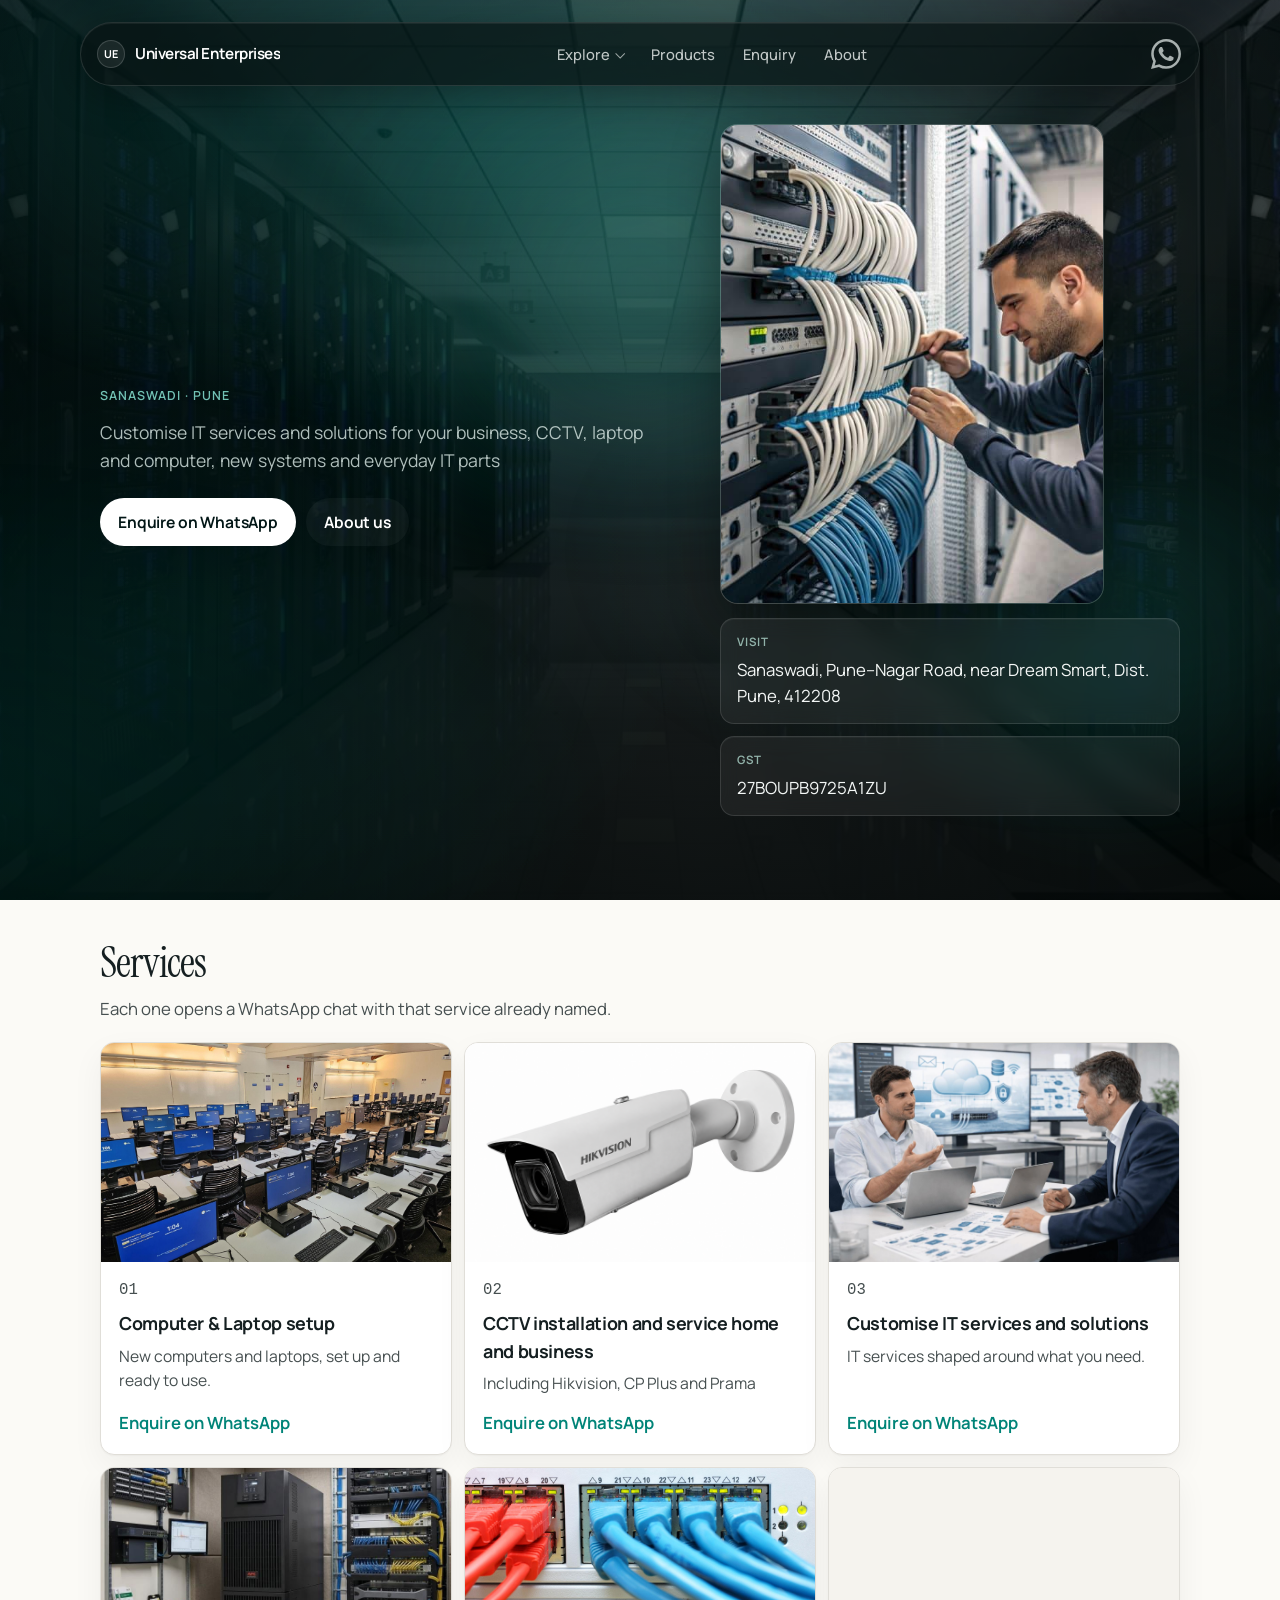
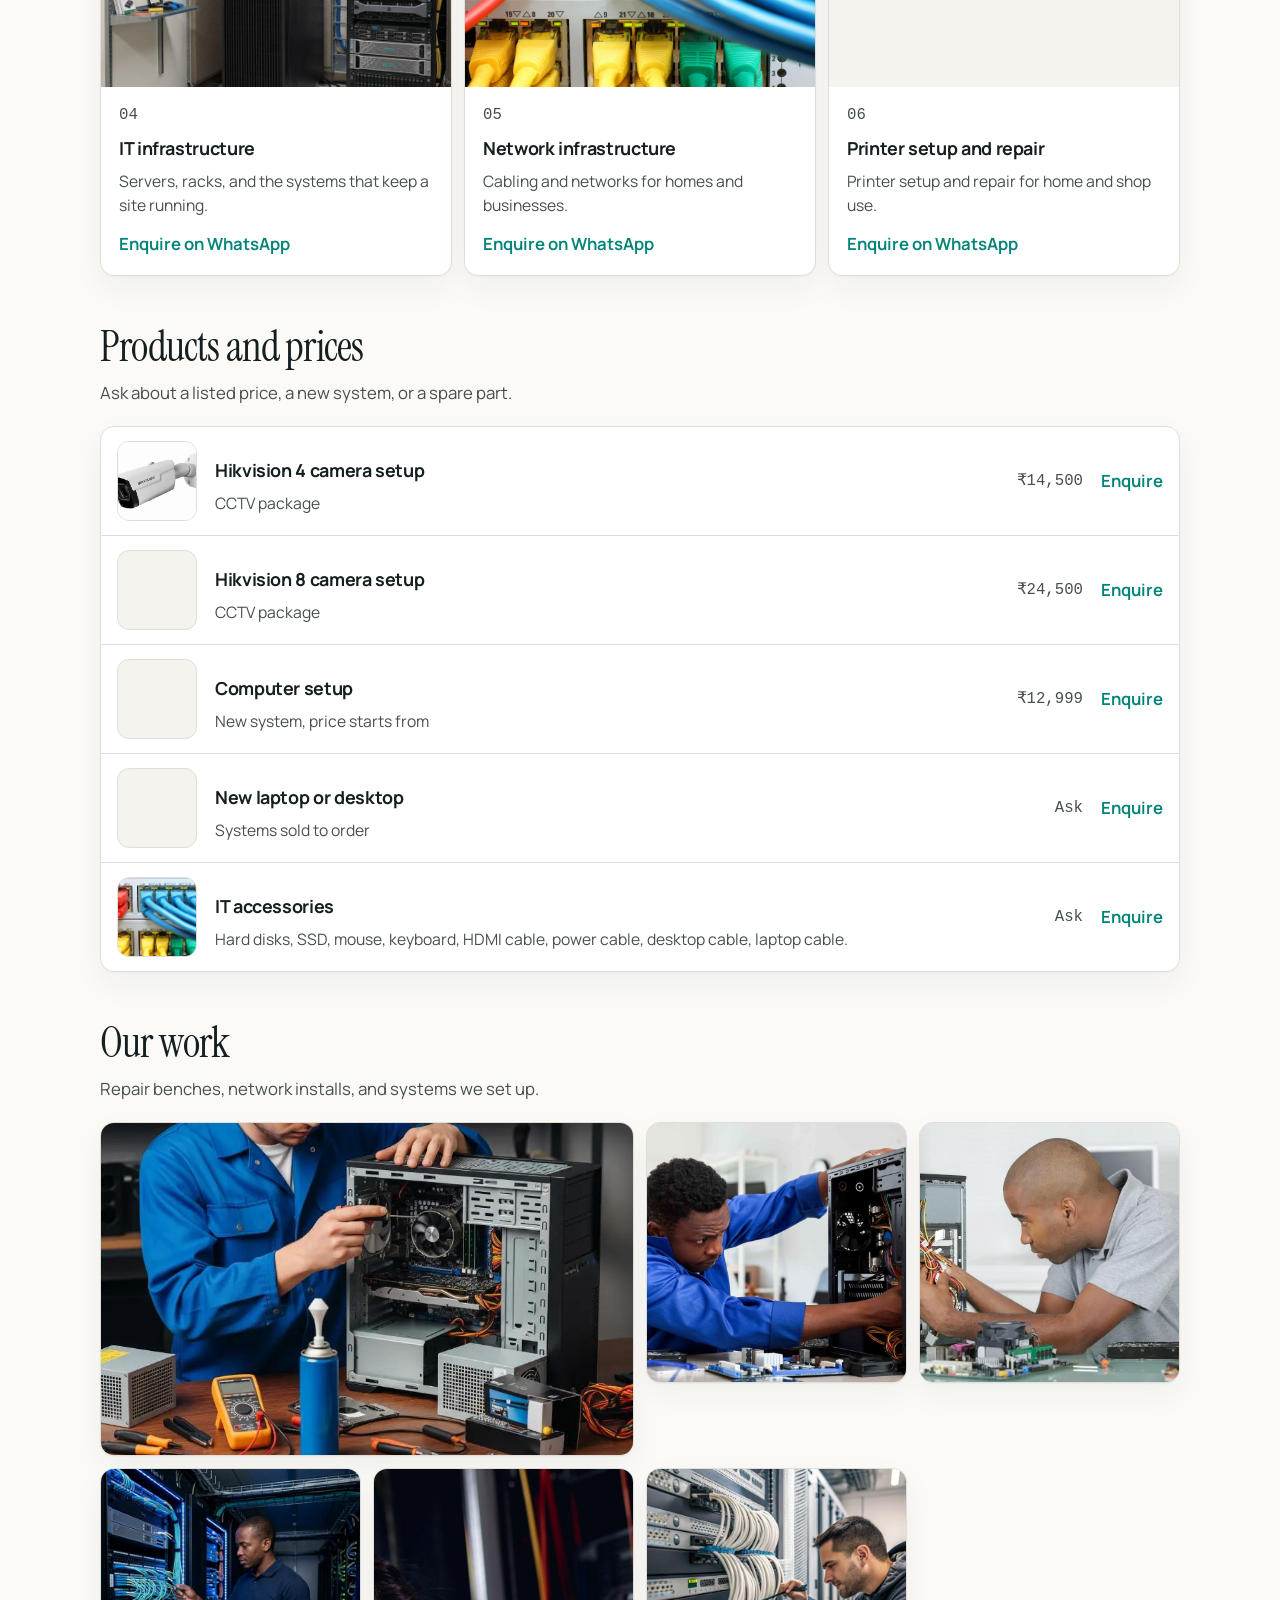
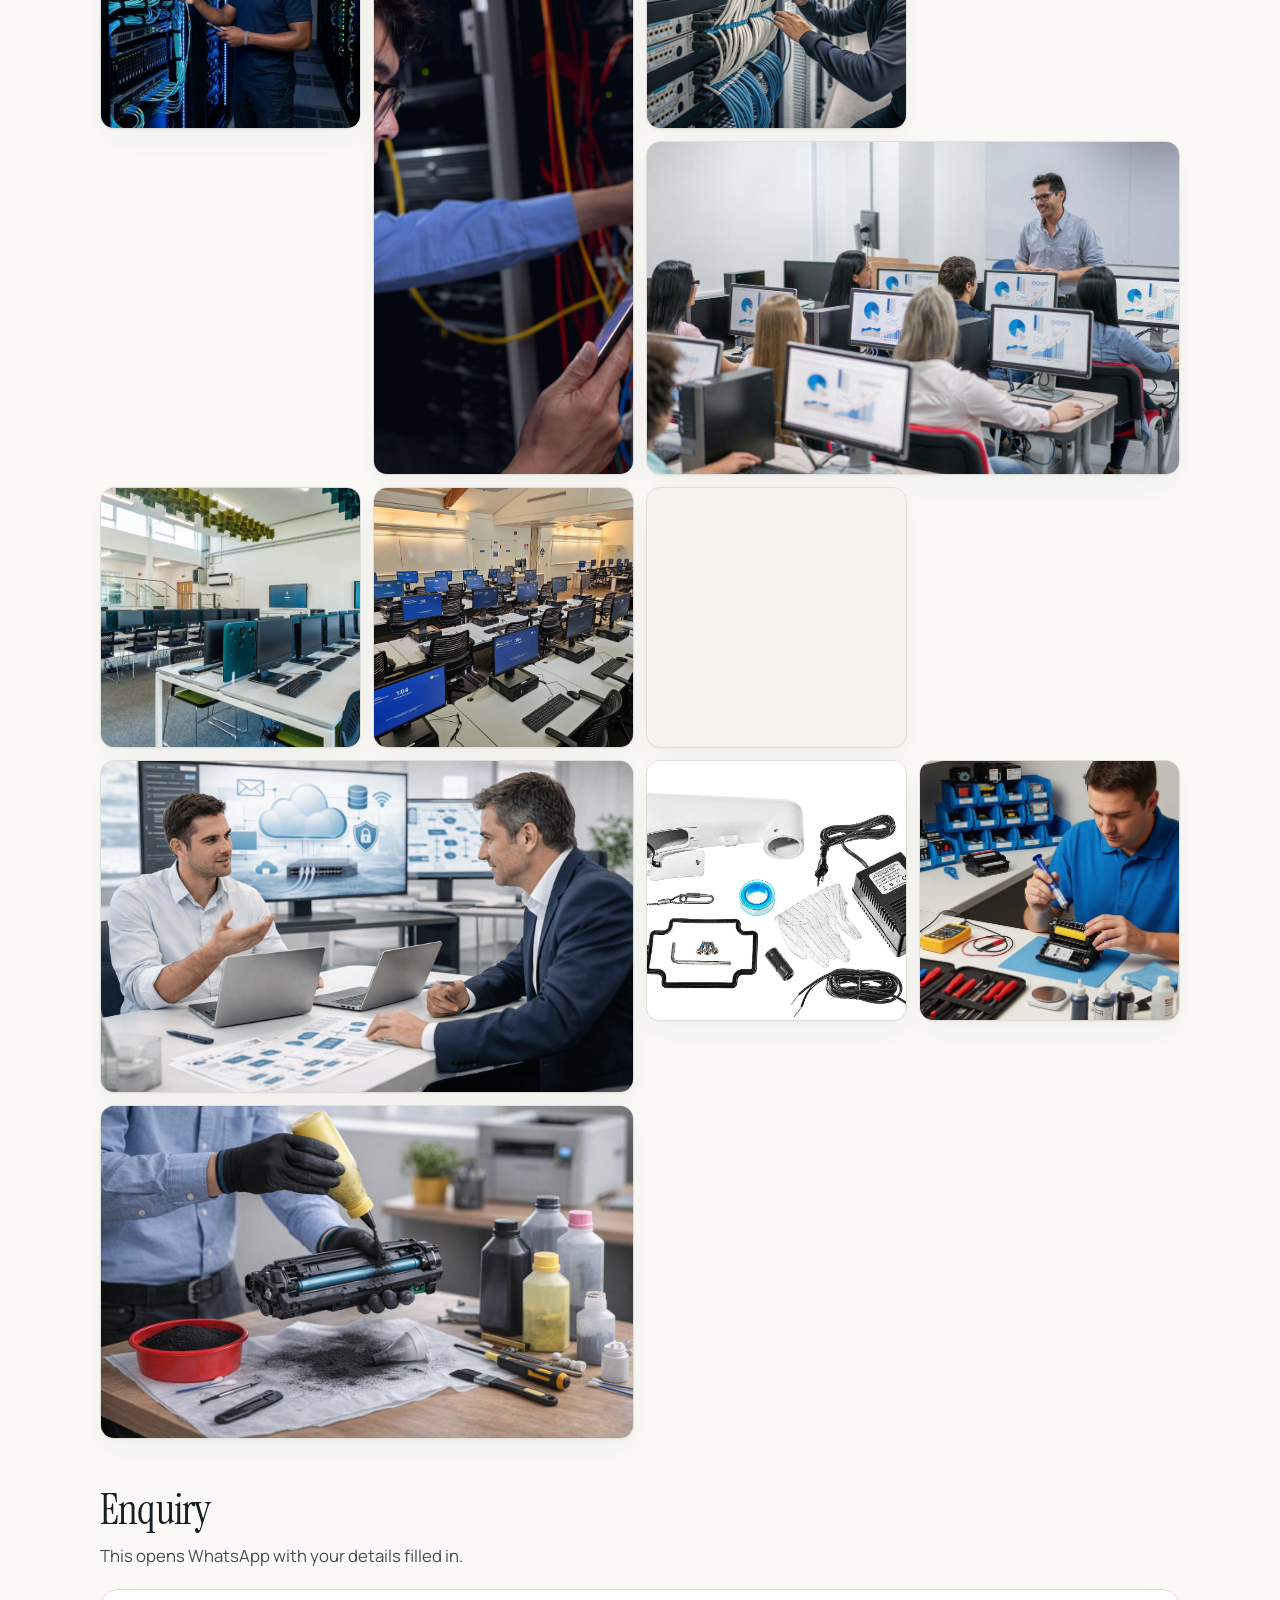
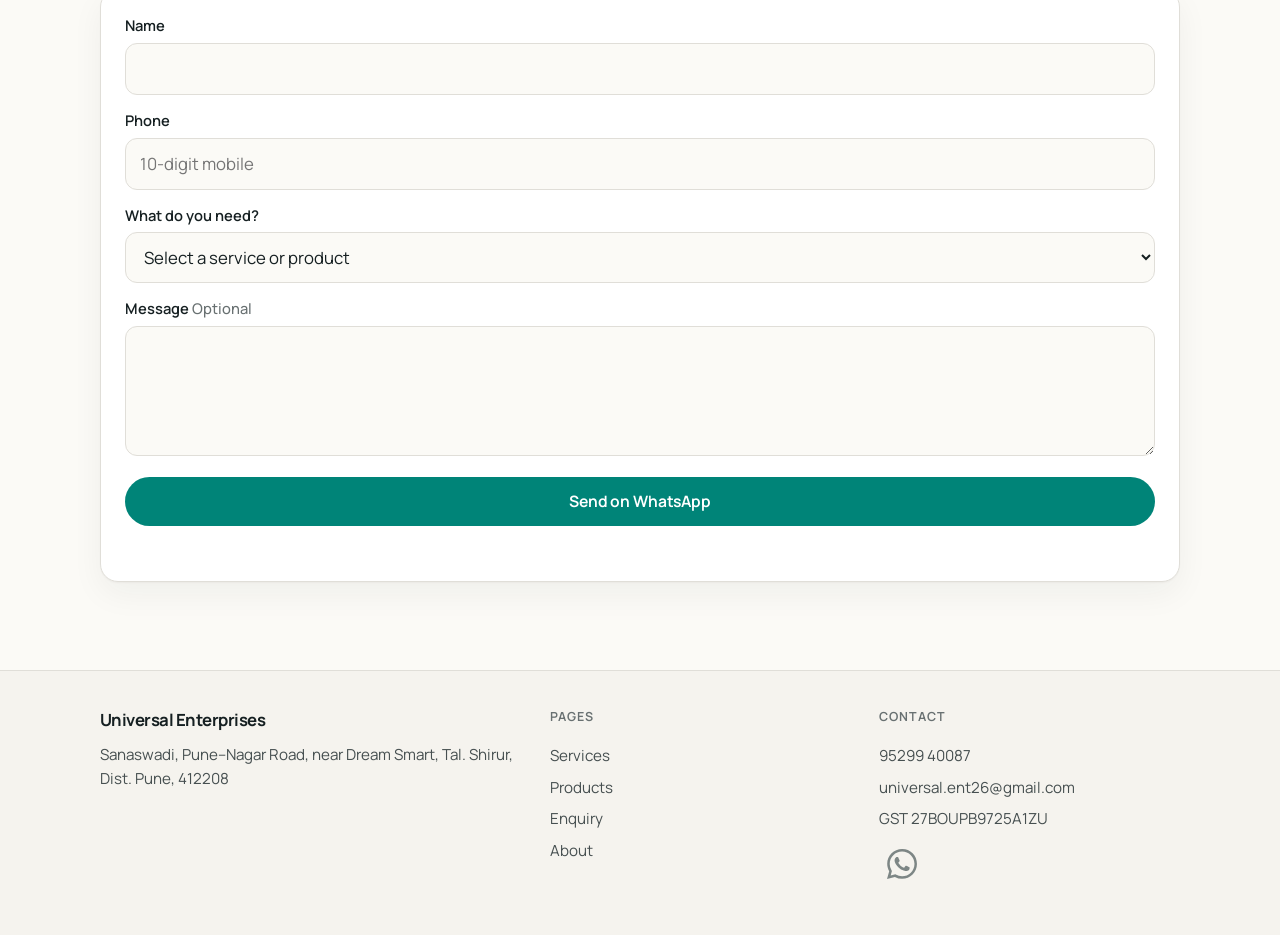
<file: main/index.html>
<!DOCTYPE html>
<html lang="en">
<head>
  <meta charset="utf-8" />
  <meta name="viewport" content="width=device-width, initial-scale=1" />
  <title>Universal Enterprises — IT repair and sales, Sanaswadi</title>
  <meta name="description" content="Laptop, motherboard, printer and CCTV work in Sanaswadi, Shirur, Pune. Enquire on WhatsApp." />
  <link rel="preconnect" href="https://fonts.googleapis.com" />
  <link rel="preconnect" href="https://fonts.gstatic.com" crossorigin />
  <link href="https://fonts.googleapis.com/css2?family=Instrument+Serif:ital@0;1&family=Manrope:wght@400;500;600;700;800&display=swap" rel="stylesheet" />
  <link rel="stylesheet" href="styles.css" />
  <link rel="icon" href="data:image/svg+xml,%3Csvg xmlns='http://www.w3.org/2000/svg' viewBox='0 0 32 32'%3E%3Crect width='32' height='32' rx='8' fill='%23008478'/%3E%3Ctext x='16' y='21' text-anchor='middle' font-size='13' fill='%23fbfaf6' font-family='sans-serif' font-weight='700'%3EUE%3C/text%3E%3C/svg%3E" />
</head>
<body>
  <a class="skip" href="#enquiry">Skip to enquiry</a>

  <header class="site-header">
    <div class="nav-pill">
      <a class="brand" href="index.html">
        <span class="brand-mark" aria-hidden="true">UE</span>
        <span class="brand-name">Universal Enterprises</span>
      </a>

      <nav class="nav" id="primary-nav" aria-label="Primary">
        <div class="nav-item has-menu">
          <button type="button" class="nav-trigger" aria-expanded="false" aria-controls="explore-menu">
            Explore
            <span class="nav-chevron" aria-hidden="true"></span>
          </button>
          <div class="nav-menu" id="explore-menu" hidden>
            <a href="#services">Services</a>
            <a href="#products">Products</a>
            <a href="#work">Our work</a>
          </div>
        </div>
        <a href="#products">Products</a>
        <a href="#enquiry">Enquiry</a>
        <a href="about.html">About</a>
      </nav>

      <div class="header-actions">
        <button type="button" class="btn btn-nav btn-wa-mark" data-wa="general" aria-label="WhatsApp">
          <svg viewBox="0 0 24 24" aria-hidden="true" focusable="false">
            <path fill="currentColor" d="M20.52 3.48A11.86 11.86 0 0 0 12.06 0C5.5 0 .16 5.33.16 11.89c0 2.1.55 4.15 1.6 5.96L0 24l6.3-1.65a11.9 11.9 0 0 0 5.76 1.47h.01c6.56 0 11.9-5.34 11.9-11.9 0-3.18-1.24-6.16-3.45-8.44zM12.07 21.8h-.01a9.87 9.87 0 0 1-5.03-1.38l-.36-.21-3.74.98 1-3.64-.23-.37a9.86 9.86 0 0 1-1.51-5.26c0-5.45 4.44-9.89 9.9-9.89 2.64 0 5.12 1.03 6.99 2.9a9.82 9.82 0 0 1 2.89 6.99c0 5.45-4.44 9.88-9.9 9.88zm5.42-7.4c-.3-.15-1.76-.87-2.03-.97-.27-.1-.47-.15-.67.15-.2.3-.77.97-.94 1.16-.17.2-.35.22-.64.07-.3-.15-1.25-.46-2.38-1.47-.88-.78-1.47-1.75-1.64-2.05-.17-.3-.02-.46.13-.61.13-.13.3-.35.45-.52.15-.17.2-.3.3-.5.1-.2.05-.37-.02-.52-.08-.15-.67-1.61-.92-2.2-.24-.58-.49-.5-.67-.51h-.57c-.2 0-.52.07-.8.37-.27.3-1.04 1.02-1.04 2.48s1.07 2.88 1.22 3.08c.15.2 2.1 3.2 5.08 4.49.71.31 1.26.49 1.69.63.71.23 1.36.2 1.87.12.57-.08 1.76-.72 2.01-1.41.25-.7.25-1.29.17-1.41-.07-.13-.27-.2-.57-.35z"/>
          </svg>
        </button>
      </div>

      <button type="button" class="nav-toggle" aria-expanded="false" aria-controls="mobile-nav" aria-label="Open menu">
        <span></span><span></span>
      </button>
    </div>

    <div class="mobile-nav" id="mobile-nav" hidden>
      <a href="#services">Services</a>
      <a href="#products">Products</a>
      <a href="#enquiry">Enquiry</a>
      <a href="about.html">About</a>
      <button type="button" class="btn btn-nav btn-wa-mark" data-wa="general" aria-label="WhatsApp">
          <svg viewBox="0 0 24 24" aria-hidden="true" focusable="false">
            <path fill="currentColor" d="M20.52 3.48A11.86 11.86 0 0 0 12.06 0C5.5 0 .16 5.33.16 11.89c0 2.1.55 4.15 1.6 5.96L0 24l6.3-1.65a11.9 11.9 0 0 0 5.76 1.47h.01c6.56 0 11.9-5.34 11.9-11.9 0-3.18-1.24-6.16-3.45-8.44zM12.07 21.8h-.01a9.87 9.87 0 0 1-5.03-1.38l-.36-.21-3.74.98 1-3.64-.23-.37a9.86 9.86 0 0 1-1.51-5.26c0-5.45 4.44-9.89 9.9-9.89 2.64 0 5.12 1.03 6.99 2.9a9.82 9.82 0 0 1 2.89 6.99c0 5.45-4.44 9.88-9.9 9.88zm5.42-7.4c-.3-.15-1.76-.87-2.03-.97-.27-.1-.47-.15-.67.15-.2.3-.77.97-.94 1.16-.17.2-.35.22-.64.07-.3-.15-1.25-.46-2.38-1.47-.88-.78-1.47-1.75-1.64-2.05-.17-.3-.02-.46.13-.61.13-.13.3-.35.45-.52.15-.17.2-.3.3-.5.1-.2.05-.37-.02-.52-.08-.15-.67-1.61-.92-2.2-.24-.58-.49-.5-.67-.51h-.57c-.2 0-.52.07-.8.37-.27.3-1.04 1.02-1.04 2.48s1.07 2.88 1.22 3.08c.15.2 2.1 3.2 5.08 4.49.71.31 1.26.49 1.69.63.71.23 1.36.2 1.87.12.57-.08 1.76-.72 2.01-1.41.25-.7.25-1.29.17-1.41-.07-.13-.27-.2-.57-.35z"/>
          </svg>
        </button>
    </div>
  </header>

  <div class="stage page-shell">
    <div class="stage-bg" aria-hidden="true">
      <img class="stage-photo" src="img/img1.jpg" alt="" width="1600" height="900" decoding="async" />
      <div class="stage-photo-overlay"></div>
      <div class="stage-ambience"></div>
      <div class="stage-ambience stage-ambience-alt"></div>
      <div class="stage-glow stage-glow-main"></div>
      <div class="stage-glow stage-glow-side"></div>
    </div>

    <section class="hero" id="top">
      <div class="hero-copy">
        <p class="eyebrow">Sanaswadi · Pune</p>
        <p class="lede">Customise IT services and solutions for your business, CCTV, laptop and computer, new systems and everyday IT parts</p>
        <div class="hero-actions">
          <a class="btn btn-light" href="#enquiry">Enquire on WhatsApp</a>
          <a class="btn btn-ghost-light" href="about.html">About us</a>
        </div>
      </div>
      <div class="hero-visual">
        <figure class="hero-frame">
          <img class="media-cover" src="img/img6.jpg" alt="Patch panel and network switches" width="800" height="1000" decoding="async" />
        </figure>
        <dl class="facts">
          <div>
            <dt>Visit</dt>
            <dd>Sanaswadi, Pune–Nagar Road, near Dream Smart, Dist. Pune, 412208</dd>
          </div>
          <div>
            <dt>GST</dt>
            <dd>27BOUPB9725A1ZU</dd>
          </div>
        </dl>
      </div>
    </section>
  </div>

  <main class="page-shell">
    <section class="block" id="services" aria-labelledby="services-title">
      <div class="block-head">
        <h2 id="services-title">Services</h2>
        <p>Each one opens a WhatsApp chat with that service already named.</p>
      </div>
      <ul class="cards">
        <li>
          <article class="card">
            <div class="card-media">
              <img class="media-cover" src="img/img11.jpg" alt="Rows of desktop computers set up in a lab" width="640" height="400" loading="lazy" decoding="async" />
            </div>
            <div class="card-body">
              <p class="index">01</p>
              <h3>Computer &amp; Laptop setup</h3>
              <p>New computers and laptops, set up and ready to use.</p>
              <button type="button" class="text-link" data-interest="Computer &amp; Laptop setup">Enquire on WhatsApp</button>
            </div>
          </article>
        </li>
        <li>
          <article class="card">
            <div class="card-media">
              <img class="media-cover" src="img/img40.png" alt="Hikvision CCTV camera" width="640" height="400" loading="lazy" decoding="async" />
            </div>
            <div class="card-body">
              <p class="index">02</p>
              <h3>CCTV installation and service home and business</h3>
              <p>Including Hikvision, CP Plus and Prama</p>
              <button type="button" class="text-link" data-interest="CCTV installation and service home and business">Enquire on WhatsApp</button>
            </div>
          </article>
        </li>
        <li>
          <article class="card">
            <div class="card-media">
              <img class="media-cover" src="img/img18.jpg" alt="IT consultation for a custom solution" width="640" height="400" loading="lazy" decoding="async" />
            </div>
            <div class="card-body">
              <p class="index">03</p>
              <h3>Customise IT services and solutions</h3>
              <p>IT services shaped around what you need.</p>
              <button type="button" class="text-link" data-interest="Customise IT services and solutions">Enquire on WhatsApp</button>
            </div>
          </article>
        </li>
        <li>
          <article class="card">
            <div class="card-media">
              <img class="media-cover" src="img/img%2024.jpg" alt="Server and rack infrastructure" width="640" height="400" loading="lazy" decoding="async" />
            </div>
            <div class="card-body">
              <p class="index">04</p>
              <h3>IT infrastructure</h3>
              <p>Servers, racks, and the systems that keep a site running.</p>
              <button type="button" class="text-link" data-interest="IT infrastructure">Enquire on WhatsApp</button>
            </div>
          </article>
        </li>
        <li>
          <article class="card">
            <div class="card-media">
              <img class="media-cover" src="img/img7.jpg" alt="Network cabling and switch rack" width="640" height="400" loading="lazy" decoding="async" />
            </div>
            <div class="card-body">
              <p class="index">05</p>
              <h3>Network infrastructure</h3>
              <p>Cabling and networks for homes and businesses.</p>
              <button type="button" class="text-link" data-interest="Network infrastructure">Enquire on WhatsApp</button>
            </div>
          </article>
        </li>
        <li>
          <article class="card">
            <div class="card-media">
              <img class="media-cover" src="img/img50.png" alt="Technician repairing an open printer" width="640" height="400" loading="lazy" decoding="async" />
            </div>
            <div class="card-body">
              <p class="index">06</p>
              <h3>Printer setup and repair</h3>
              <p>Printer setup and repair for home and shop use.</p>
              <button type="button" class="text-link" data-interest="Printer setup and repair">Enquire on WhatsApp</button>
            </div>
          </article>
        </li>
      </ul>
    </section>

    <section class="block" id="products" aria-labelledby="products-title">
      <div class="block-head">
        <h2 id="products-title">Products and prices</h2>
        <p>Ask about a listed price, a new system, or a spare part.</p>
      </div>
      <ul class="products">
        <li>
          <div class="product-thumb">
            <img class="media-cover" src="img/img40.png" alt="CCTV camera for 4 camera package" width="160" height="160" loading="lazy" decoding="async" />
          </div>
          <div>
            <h3>Hikvision 4 camera setup</h3>
            <p>CCTV package</p>
          </div>
          <p class="price">₹14,500</p>
          <button type="button" class="text-link" data-interest="Hikvision 4 camera setup — ₹14,500">Enquire</button>
        </li>
        <li>
          <div class="product-thumb">
            <img class="media-cover" src="img/img26.jpg" alt="CCTV accessories for 8 camera package" width="160" height="160" loading="lazy" decoding="async" />
          </div>
          <div>
            <h3>Hikvision 8 camera setup</h3>
            <p>CCTV package</p>
          </div>
          <p class="price">₹24,500</p>
          <button type="button" class="text-link" data-interest="Hikvision 8 camera setup — ₹24,500">Enquire</button>
        </li>
        <li>
          <div class="product-thumb">
            <img class="media-cover" src="img/img4.jpg" alt="Desktop computer workstation setup" width="160" height="160" loading="lazy" decoding="async" />
          </div>
          <div>
            <h3>Computer setup</h3>
            <p>New system, price starts from</p>
          </div>
          <p class="price">₹12,999</p>
          <button type="button" class="text-link" data-interest="Computer setup from ₹12,999">Enquire</button>
        </li>
        <li>
          <div class="product-thumb">
            <img class="media-cover" src="img/img5.jpg" alt="Laptop and desktop systems on a desk" width="160" height="160" loading="lazy" decoding="async" />
          </div>
          <div>
            <h3>New laptop or desktop</h3>
            <p>Systems sold to order</p>
          </div>
          <p class="price price-note">Ask</p>
          <button type="button" class="text-link" data-interest="New laptop or desktop">Enquire</button>
        </li>
        <li>
          <div class="product-thumb">
            <img class="media-cover" src="img/img7.jpg" alt="Network cables and IT accessories" width="160" height="160" loading="lazy" decoding="async" />
          </div>
          <div>
            <h3>IT accessories</h3>
            <p>Hard disks, SSD, mouse, keyboard, HDMI cable, power cable, desktop cable, laptop cable.</p>
          </div>
          <p class="price price-note">Ask</p>
          <button type="button" class="text-link" data-interest="IT accessories">Enquire</button>
        </li>
      </ul>
    </section>

    <section class="block" id="work" aria-labelledby="work-title">
      <div class="block-head">
        <h2 id="work-title">Our work</h2>
        <p>Repair benches, network installs, and systems we set up.</p>
      </div>
      <div class="gallery">
        <figure class="gallery-item gallery-wide">
          <img class="media-cover" src="img/img14.jpg" alt="Desktop PC repair on the workbench" width="800" height="500" loading="lazy" decoding="async" />
        </figure>
        <figure class="gallery-item">
          <img class="media-cover" src="img/img15.jpg" alt="Technician assembling a desktop computer" width="640" height="640" loading="lazy" decoding="async" />
        </figure>
        <figure class="gallery-item">
          <img class="media-cover" src="img/img17.jpg" alt="Cable work inside a PC tower" width="640" height="640" loading="lazy" decoding="async" />
        </figure>
        <figure class="gallery-item">
          <img class="media-cover" src="img/img2.jpg" alt="Network technician working on a rack" width="640" height="640" loading="lazy" decoding="async" />
        </figure>
        <figure class="gallery-item gallery-tall">
          <img class="media-cover" src="img/img3.jpg" alt="Structured cabling in a server room" width="640" height="800" loading="lazy" decoding="async" />
        </figure>
        <figure class="gallery-item">
          <img class="media-cover" src="img/img6.jpg" alt="Patch panel and network switches" width="640" height="640" loading="lazy" decoding="async" />
        </figure>
        <figure class="gallery-item gallery-wide">
          <img class="media-cover" src="img/9.jpg" alt="Computer training lab with workstations" width="800" height="500" loading="lazy" decoding="async" />
        </figure>
        <figure class="gallery-item">
          <img class="media-cover" src="img/imh10.jpg" alt="Modern computer lab desks and monitors" width="640" height="640" loading="lazy" decoding="async" />
        </figure>
        <figure class="gallery-item">
          <img class="media-cover" src="img/img11.jpg" alt="Rows of desktop computers in a lab" width="640" height="640" loading="lazy" decoding="async" />
        </figure>
        <figure class="gallery-item">
          <img class="media-cover" src="img/img12.jpg" alt="IT training session in a classroom" width="640" height="640" loading="lazy" decoding="async" />
        </figure>
        <figure class="gallery-item gallery-wide">
          <img class="media-cover" src="img/img18.jpg" alt="IT consultation with network diagrams" width="800" height="500" loading="lazy" decoding="async" />
        </figure>
        <figure class="gallery-item">
          <img class="media-cover" src="img/img27.jpg" alt="CCTV camera mount and install kit" width="640" height="640" loading="lazy" decoding="async" />
        </figure>
        <figure class="gallery-item">
          <img class="media-cover" src="img/img30.jpg" alt="Technician refilling a toner cartridge" width="640" height="640" loading="lazy" decoding="async" />
        </figure>
        <figure class="gallery-item gallery-wide">
          <img class="media-cover" src="img/img39.jpg" alt="Laser toner cartridge being refilled" width="800" height="500" loading="lazy" decoding="async" />
        </figure>
      </div>
    </section>

    <section class="block enquiry-wrap" id="enquiry" aria-labelledby="enquiry-title">
      <div class="block-head">
        <h2 id="enquiry-title">Enquiry</h2>
        <p>This opens WhatsApp with your details filled in. </p>
      </div>
      <form id="enquiry-form" class="enquiry-form" novalidate>
        <div class="field">
          <label for="name">Name</label>
          <input id="name" name="name" type="text" autocomplete="name" required />
          <p class="error" id="name-error" hidden></p>
        </div>
        <div class="field">
          <label for="phone">Phone</label>
          <input id="phone" name="phone" type="tel" inputmode="tel" autocomplete="tel" placeholder="10-digit mobile" required />
          <p class="error" id="phone-error" hidden></p>
        </div>
        <div class="field">
          <label for="interest">What do you need?</label>
          <select id="interest" name="interest" required>
            <option value="">Select a service or product</option>
            <optgroup label="Services">
              <option>Computer &amp; Laptop setup</option>
              <option>CCTV installation and service home and business</option>
              <option>Customise IT services and solutions</option>
              <option>IT infrastructure</option>
              <option>Network infrastructure</option>
              <option>Printer setup and repair</option>
            </optgroup>
            <optgroup label="Products">
              <option>Hikvision 4 camera setup — ₹14,500</option>
              <option>Hikvision 8 camera setup — ₹24,500</option>
              <option>Computer setup from ₹12,999</option>
              <option>New laptop or desktop</option>
              <option>IT accessories</option>
            </optgroup>
          </select>
          <p class="error" id="interest-error" hidden></p>
        </div>
        <div class="field">
          <label for="message">Message <span class="optional">Optional</span></label>
          <textarea id="message" name="message" rows="4"></textarea>
        </div>
        <button type="submit" class="btn btn-wa btn-block">Send on WhatsApp</button>
        <p class="form-note" id="form-status" role="status"></p>
      </form>
    </section>
  </main>

  <footer class="site-footer page-shell">
    <div class="footer-inner">
      <div class="footer-brand">
        <a class="wordmark" href="index.html">Universal Enterprises</a>
        <p>Sanaswadi, Pune–Nagar Road, near Dream Smart, Tal. Shirur, Dist. Pune, 412208</p>
      </div>
      <div class="footer-col">
        <h3>Pages</h3>
        <a href="#services">Services</a>
        <a href="#products">Products</a>
        <a href="#enquiry">Enquiry</a>
        <a href="about.html">About</a>
      </div>
      <div class="footer-col">
        <h3>Contact</h3>
        <a href="tel:+919529940087">95299 40087</a>
        <a href="mailto:universal.ent26@gmail.com">universal.ent26@gmail.com</a>
        <p>GST 27BOUPB9725A1ZU</p>
        <button type="button" class="btn btn-wa-mark footer-wa" data-wa="general" aria-label="WhatsApp">
          <svg viewBox="0 0 24 24" aria-hidden="true" focusable="false">
            <path fill="currentColor" d="M20.52 3.48A11.86 11.86 0 0 0 12.06 0C5.5 0 .16 5.33.16 11.89c0 2.1.55 4.15 1.6 5.96L0 24l6.3-1.65a11.9 11.9 0 0 0 5.76 1.47h.01c6.56 0 11.9-5.34 11.9-11.9 0-3.18-1.24-6.16-3.45-8.44zM12.07 21.8h-.01a9.87 9.87 0 0 1-5.03-1.38l-.36-.21-3.74.98 1-3.64-.23-.37a9.86 9.86 0 0 1-1.51-5.26c0-5.45 4.44-9.89 9.9-9.89 2.64 0 5.12 1.03 6.99 2.9a9.82 9.82 0 0 1 2.89 6.99c0 5.45-4.44 9.88-9.9 9.88zm5.42-7.4c-.3-.15-1.76-.87-2.03-.97-.27-.1-.47-.15-.67.15-.2.3-.77.97-.94 1.16-.17.2-.35.22-.64.07-.3-.15-1.25-.46-2.38-1.47-.88-.78-1.47-1.75-1.64-2.05-.17-.3-.02-.46.13-.61.13-.13.3-.35.45-.52.15-.17.2-.3.3-.5.1-.2.05-.37-.02-.52-.08-.15-.67-1.61-.92-2.2-.24-.58-.49-.5-.67-.51h-.57c-.2 0-.52.07-.8.37-.27.3-1.04 1.02-1.04 2.48s1.07 2.88 1.22 3.08c.15.2 2.1 3.2 5.08 4.49.71.31 1.26.49 1.69.63.71.23 1.36.2 1.87.12.57-.08 1.76-.72 2.01-1.41.25-.7.25-1.29.17-1.41-.07-.13-.27-.2-.57-.35z"/>
          </svg>
        </button>
      </div>
    </div>
  </footer>

  <button type="button" class="float-wa" data-wa="general">WhatsApp</button>

  <script src="script.js"></script>
</body>
</html>
</file>
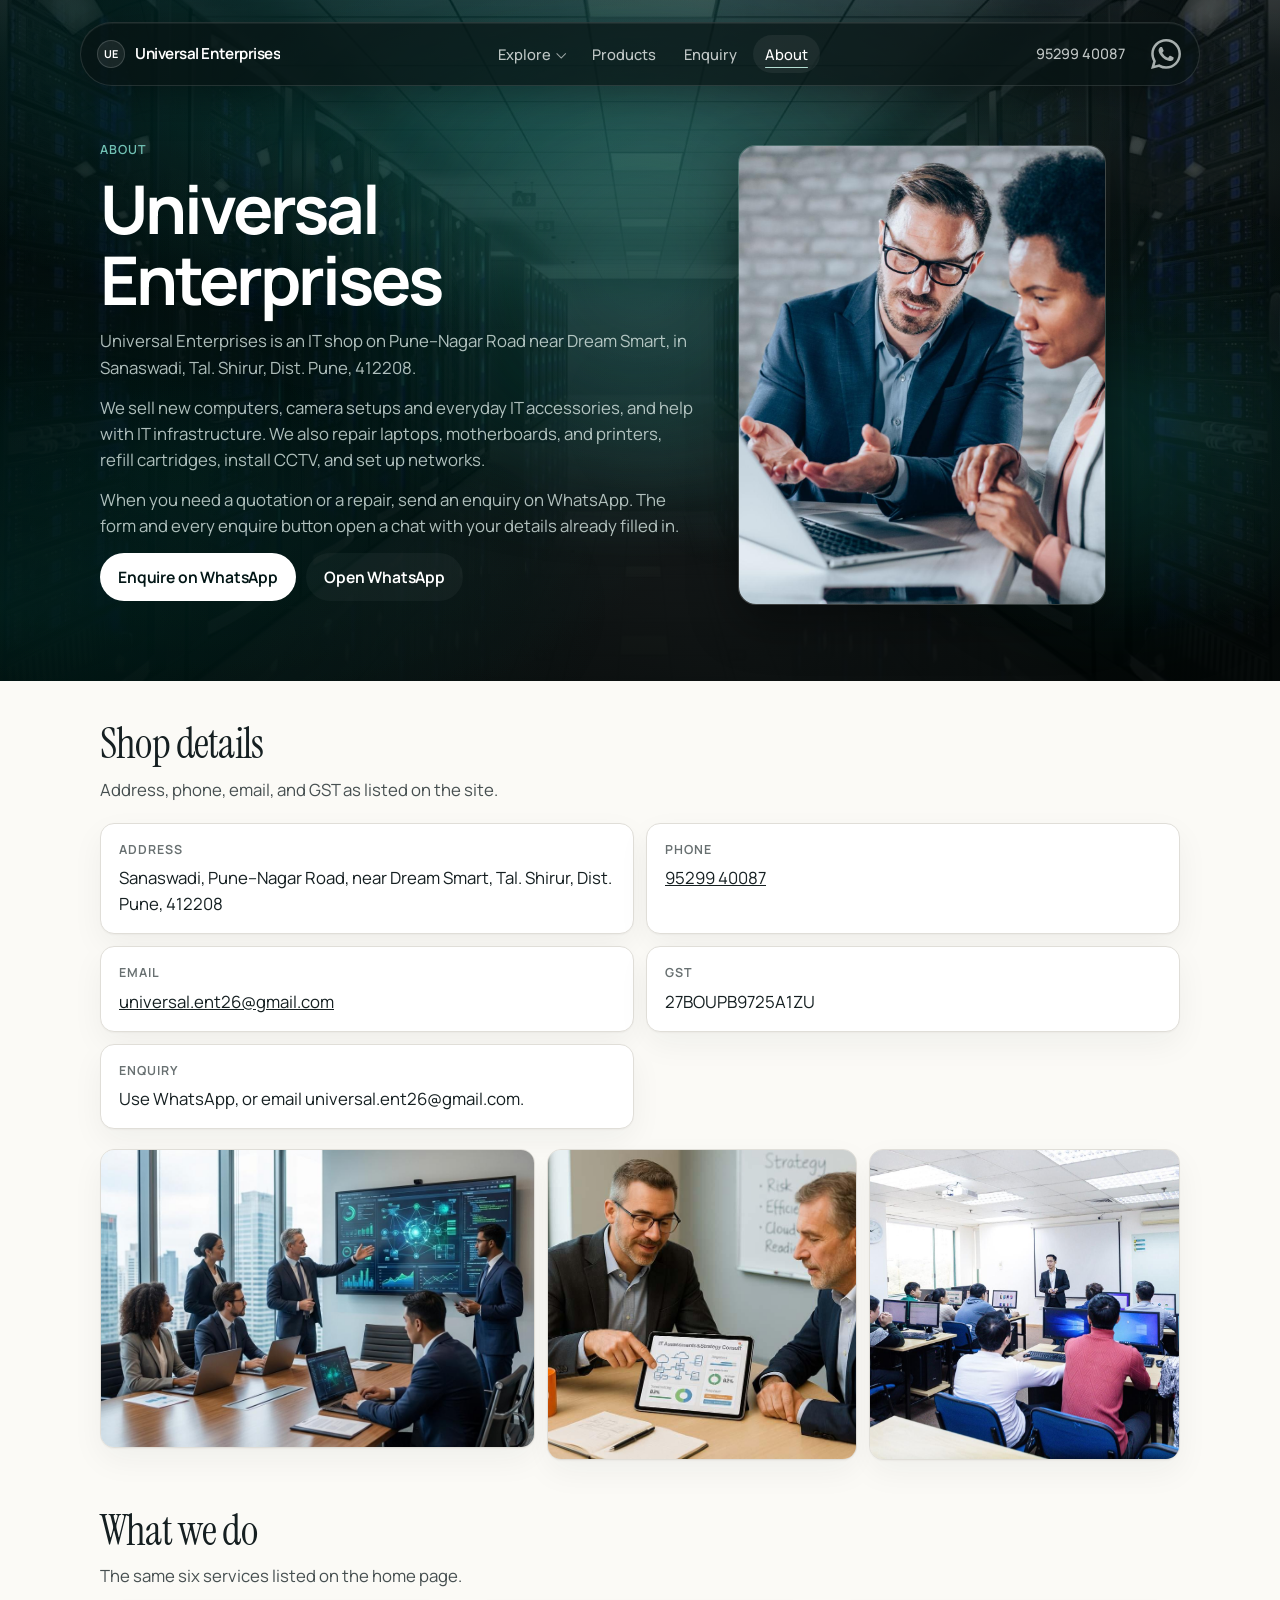
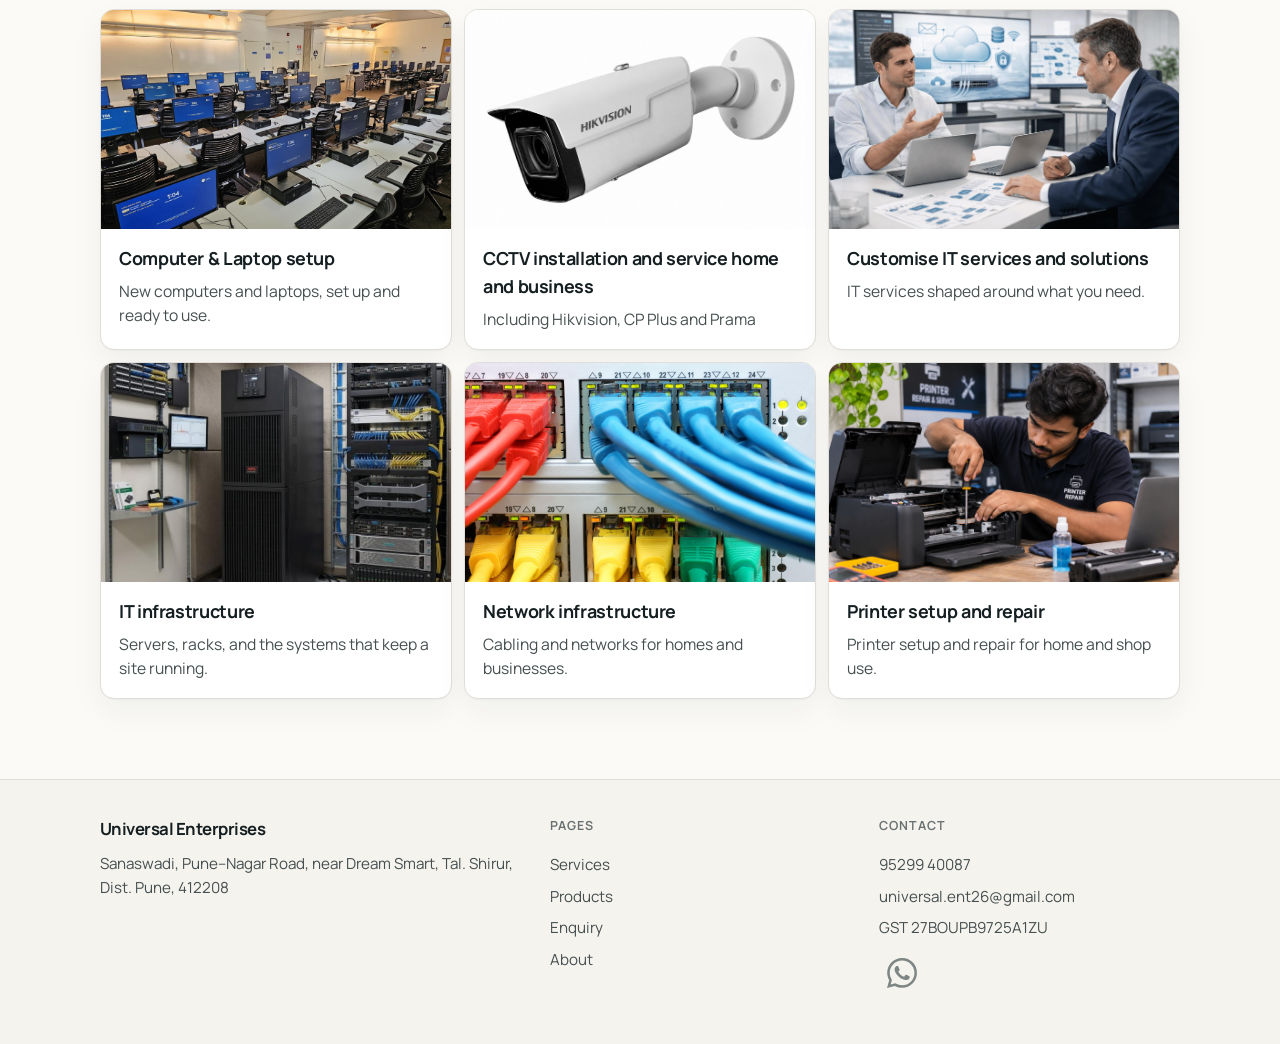
<file: main/about.html>
<!DOCTYPE html>
<html lang="en">
<head>
  <meta charset="utf-8" />
  <meta name="viewport" content="width=device-width, initial-scale=1" />
  <title>About — Universal Enterprises</title>
  <meta name="description" content="Universal Enterprises in Sanaswadi, Shirur, Pune. IT repair, CCTV, and computers. Enquire on WhatsApp." />
  <link rel="preconnect" href="https://fonts.googleapis.com" />
  <link rel="preconnect" href="https://fonts.gstatic.com" crossorigin />
  <link href="https://fonts.googleapis.com/css2?family=Instrument+Serif:ital@0;1&family=Manrope:wght@400;500;600;700;800&display=swap" rel="stylesheet" />
  <link rel="stylesheet" href="styles.css" />
  <link rel="icon" href="data:image/svg+xml,%3Csvg xmlns='http://www.w3.org/2000/svg' viewBox='0 0 32 32'%3E%3Crect width='32' height='32' rx='8' fill='%23008478'/%3E%3Ctext x='16' y='21' text-anchor='middle' font-size='13' fill='%23fbfaf6' font-family='sans-serif' font-weight='700'%3EUE%3C/text%3E%3C/svg%3E" />
</head>
<body>
  <a class="skip" href="index.html#enquiry">Skip to enquiry</a>

  <header class="site-header">
    <div class="nav-pill">
      <a class="brand" href="index.html">
        <span class="brand-mark" aria-hidden="true">UE</span>
        <span class="brand-name">Universal Enterprises</span>
      </a>

      <nav class="nav" id="primary-nav" aria-label="Primary">
        <div class="nav-item has-menu">
          <button type="button" class="nav-trigger" aria-expanded="false" aria-controls="explore-menu">
            Explore
            <span class="nav-chevron" aria-hidden="true"></span>
          </button>
          <div class="nav-menu" id="explore-menu" hidden>
            <a href="index.html#services">Services</a>
            <a href="index.html#products">Products</a>
            <a href="index.html#work">Our work</a>
          </div>
        </div>
        <a href="index.html#products">Products</a>
        <a href="index.html#enquiry">Enquiry</a>
        <a href="about.html" aria-current="page">About</a>
      </nav>

      <div class="header-actions">
        <a class="header-phone" href="tel:+919529940087">95299 40087</a>
        <button type="button" class="btn btn-nav btn-wa-mark" data-wa="general" aria-label="WhatsApp">
          <svg viewBox="0 0 24 24" aria-hidden="true" focusable="false">
            <path fill="currentColor" d="M20.52 3.48A11.86 11.86 0 0 0 12.06 0C5.5 0 .16 5.33.16 11.89c0 2.1.55 4.15 1.6 5.96L0 24l6.3-1.65a11.9 11.9 0 0 0 5.76 1.47h.01c6.56 0 11.9-5.34 11.9-11.9 0-3.18-1.24-6.16-3.45-8.44zM12.07 21.8h-.01a9.87 9.87 0 0 1-5.03-1.38l-.36-.21-3.74.98 1-3.64-.23-.37a9.86 9.86 0 0 1-1.51-5.26c0-5.45 4.44-9.89 9.9-9.89 2.64 0 5.12 1.03 6.99 2.9a9.82 9.82 0 0 1 2.89 6.99c0 5.45-4.44 9.88-9.9 9.88zm5.42-7.4c-.3-.15-1.76-.87-2.03-.97-.27-.1-.47-.15-.67.15-.2.3-.77.97-.94 1.16-.17.2-.35.22-.64.07-.3-.15-1.25-.46-2.38-1.47-.88-.78-1.47-1.75-1.64-2.05-.17-.3-.02-.46.13-.61.13-.13.3-.35.45-.52.15-.17.2-.3.3-.5.1-.2.05-.37-.02-.52-.08-.15-.67-1.61-.92-2.2-.24-.58-.49-.5-.67-.51h-.57c-.2 0-.52.07-.8.37-.27.3-1.04 1.02-1.04 2.48s1.07 2.88 1.22 3.08c.15.2 2.1 3.2 5.08 4.49.71.31 1.26.49 1.69.63.71.23 1.36.2 1.87.12.57-.08 1.76-.72 2.01-1.41.25-.7.25-1.29.17-1.41-.07-.13-.27-.2-.57-.35z"/>
          </svg>
        </button>
      </div>

      <button type="button" class="nav-toggle" aria-expanded="false" aria-controls="mobile-nav" aria-label="Open menu">
        <span></span><span></span>
      </button>
    </div>

    <div class="mobile-nav" id="mobile-nav" hidden>
      <a href="index.html#services">Services</a>
      <a href="index.html#products">Products</a>
      <a href="index.html#enquiry">Enquiry</a>
      <a href="about.html" aria-current="page">About</a>
      <a href="tel:+919529940087">95299 40087</a>
      <button type="button" class="btn btn-nav btn-wa-mark" data-wa="general" aria-label="WhatsApp">
          <svg viewBox="0 0 24 24" aria-hidden="true" focusable="false">
            <path fill="currentColor" d="M20.52 3.48A11.86 11.86 0 0 0 12.06 0C5.5 0 .16 5.33.16 11.89c0 2.1.55 4.15 1.6 5.96L0 24l6.3-1.65a11.9 11.9 0 0 0 5.76 1.47h.01c6.56 0 11.9-5.34 11.9-11.9 0-3.18-1.24-6.16-3.45-8.44zM12.07 21.8h-.01a9.87 9.87 0 0 1-5.03-1.38l-.36-.21-3.74.98 1-3.64-.23-.37a9.86 9.86 0 0 1-1.51-5.26c0-5.45 4.44-9.89 9.9-9.89 2.64 0 5.12 1.03 6.99 2.9a9.82 9.82 0 0 1 2.89 6.99c0 5.45-4.44 9.88-9.9 9.88zm5.42-7.4c-.3-.15-1.76-.87-2.03-.97-.27-.1-.47-.15-.67.15-.2.3-.77.97-.94 1.16-.17.2-.35.22-.64.07-.3-.15-1.25-.46-2.38-1.47-.88-.78-1.47-1.75-1.64-2.05-.17-.3-.02-.46.13-.61.13-.13.3-.35.45-.52.15-.17.2-.3.3-.5.1-.2.05-.37-.02-.52-.08-.15-.67-1.61-.92-2.2-.24-.58-.49-.5-.67-.51h-.57c-.2 0-.52.07-.8.37-.27.3-1.04 1.02-1.04 2.48s1.07 2.88 1.22 3.08c.15.2 2.1 3.2 5.08 4.49.71.31 1.26.49 1.69.63.71.23 1.36.2 1.87.12.57-.08 1.76-.72 2.01-1.41.25-.7.25-1.29.17-1.41-.07-.13-.27-.2-.57-.35z"/>
          </svg>
        </button>
    </div>
  </header>

  <div class="stage stage-compact page-shell">
    <div class="stage-bg" aria-hidden="true">
      <img class="stage-photo" src="img/img1.jpg" alt="" width="1600" height="900" decoding="async" />
      <div class="stage-photo-overlay"></div>
      <div class="stage-ambience"></div>
      <div class="stage-ambience stage-ambience-alt"></div>
      <div class="stage-glow stage-glow-main"></div>
      <div class="stage-glow stage-glow-side"></div>
    </div>

    <section class="about-hero">
      <div class="about-hero-copy">
        <p class="eyebrow">About</p>
        <h1>Universal Enterprises</h1>
        <div class="about-prose">
          <p>Universal Enterprises is an IT shop on Pune–Nagar Road near Dream Smart, in Sanaswadi, Tal. Shirur, Dist. Pune, 412208.</p>
          <p>We sell new computers, camera setups and everyday IT accessories, and help with IT infrastructure. We also repair laptops, motherboards, and printers, refill cartridges, install CCTV, and set up networks.</p>
          <p>When you need a quotation or a repair, send an enquiry on WhatsApp. The form and every enquire button open a chat with your details already filled in.</p>
        </div>
        <div class="hero-actions">
          <a class="btn btn-light" href="index.html#enquiry">Enquire on WhatsApp</a>
          <button type="button" class="btn btn-ghost-light" data-wa="general">Open WhatsApp</button>
        </div>
      </div>
      <figure class="about-hero-frame">
        <img class="media-cover" src="img/img21.jpg" alt="IT consultation at a laptop" width="800" height="1000" decoding="async" />
      </figure>
    </section>
  </div>

  <main class="page-shell">
    <section class="block" aria-labelledby="facts-title">
      <div class="block-head">
        <h2 id="facts-title">Shop details</h2>
        <p>Address, phone, email, and GST as listed on the site.</p>
      </div>
      <div class="meta-grid">
        <div class="meta-card">
          <h3>Address</h3>
          <p>Sanaswadi, Pune–Nagar Road, near Dream Smart, Tal. Shirur, Dist. Pune, 412208</p>
        </div>
        <div class="meta-card">
          <h3>Phone</h3>
          <p><a href="tel:+919529940087">95299 40087</a></p>
        </div>
        <div class="meta-card">
          <h3>Email</h3>
          <p><a href="mailto:universal.ent26@gmail.com">universal.ent26@gmail.com</a></p>
        </div>
        <div class="meta-card">
          <h3>GST</h3>
          <p>27BOUPB9725A1ZU</p>
        </div>
        <div class="meta-card">
          <h3>Enquiry</h3>
          <p>Use WhatsApp, or email universal.ent26@gmail.com.</p>
        </div>
      </div>
      <div class="gallery gallery-about">
        <figure class="gallery-item gallery-wide">
          <img class="media-cover" src="img/img19.jpg" alt="Team reviewing IT analytics on a large screen" width="800" height="500" loading="lazy" decoding="async" />
        </figure>
        <figure class="gallery-item">
          <img class="media-cover" src="img/img20.jpg" alt="IT assessment consultation on a tablet" width="640" height="640" loading="lazy" decoding="async" />
        </figure>
        <figure class="gallery-item">
          <img class="media-cover" src="img/img12.jpg" alt="Computer systems in a training classroom" width="640" height="640" loading="lazy" decoding="async" />
        </figure>
      </div>
    </section>

    <section class="block" aria-labelledby="about-services-title">
      <div class="block-head">
        <h2 id="about-services-title">What we do</h2>
        <p>The same six services listed on the home page.</p>
      </div>
      <ul class="about-list">
        <li>
          <div class="about-list-media">
            <img class="media-cover" src="img/img11.jpg" alt="Rows of desktop computers set up in a lab" width="640" height="400" loading="lazy" decoding="async" />
          </div>
          <div class="about-list-body">
            <h3>Computer &amp; Laptop setup</h3>
            <p>New computers and laptops, set up and ready to use.</p>
          </div>
        </li>
        <li>
          <div class="about-list-media">
            <img class="media-cover" src="img/img40.png" alt="Hikvision CCTV camera" width="640" height="400" loading="lazy" decoding="async" />
          </div>
          <div class="about-list-body">
            <h3>CCTV installation and service home and business</h3>
            <p>Including Hikvision, CP Plus and Prama</p>
          </div>
        </li>
        <li>
          <div class="about-list-media">
            <img class="media-cover" src="img/img18.jpg" alt="IT consultation for a custom solution" width="640" height="400" loading="lazy" decoding="async" />
          </div>
          <div class="about-list-body">
            <h3>Customise IT services and solutions</h3>
            <p>IT services shaped around what you need.</p>
          </div>
        </li>
        <li>
          <div class="about-list-media">
            <img class="media-cover" src="img/img%2024.jpg" alt="Server and rack infrastructure" width="640" height="400" loading="lazy" decoding="async" />
          </div>
          <div class="about-list-body">
            <h3>IT infrastructure</h3>
            <p>Servers, racks, and the systems that keep a site running.</p>
          </div>
        </li>
        <li>
          <div class="about-list-media">
            <img class="media-cover" src="img/img7.jpg" alt="Network cabling and switch rack" width="640" height="400" loading="lazy" decoding="async" />
          </div>
          <div class="about-list-body">
            <h3>Network infrastructure</h3>
            <p>Cabling and networks for homes and businesses.</p>
          </div>
        </li>
        <li>
          <div class="about-list-media">
            <img class="media-cover" src="img/img50.png" alt="Technician repairing an open printer" width="640" height="400" loading="lazy" decoding="async" />
          </div>
          <div class="about-list-body">
            <h3>Printer setup and repair</h3>
            <p>Printer setup and repair for home and shop use.</p>
          </div>
        </li>
      </ul>
    </section>
  </main>

  <footer class="site-footer page-shell">
    <div class="footer-inner">
      <div class="footer-brand">
        <a class="wordmark" href="index.html">Universal Enterprises</a>
        <p>Sanaswadi, Pune–Nagar Road, near Dream Smart, Tal. Shirur, Dist. Pune, 412208</p>
      </div>
      <div class="footer-col">
        <h3>Pages</h3>
        <a href="index.html#services">Services</a>
        <a href="index.html#products">Products</a>
        <a href="index.html#enquiry">Enquiry</a>
        <a href="about.html" aria-current="page">About</a>
      </div>
      <div class="footer-col">
        <h3>Contact</h3>
        <a href="tel:+919529940087">95299 40087</a>
        <a href="mailto:universal.ent26@gmail.com">universal.ent26@gmail.com</a>
        <p>GST 27BOUPB9725A1ZU</p>
        <button type="button" class="btn btn-wa-mark footer-wa" data-wa="general" aria-label="WhatsApp">
          <svg viewBox="0 0 24 24" aria-hidden="true" focusable="false">
            <path fill="currentColor" d="M20.52 3.48A11.86 11.86 0 0 0 12.06 0C5.5 0 .16 5.33.16 11.89c0 2.1.55 4.15 1.6 5.96L0 24l6.3-1.65a11.9 11.9 0 0 0 5.76 1.47h.01c6.56 0 11.9-5.34 11.9-11.9 0-3.18-1.24-6.16-3.45-8.44zM12.07 21.8h-.01a9.87 9.87 0 0 1-5.03-1.38l-.36-.21-3.74.98 1-3.64-.23-.37a9.86 9.86 0 0 1-1.51-5.26c0-5.45 4.44-9.89 9.9-9.89 2.64 0 5.12 1.03 6.99 2.9a9.82 9.82 0 0 1 2.89 6.99c0 5.45-4.44 9.88-9.9 9.88zm5.42-7.4c-.3-.15-1.76-.87-2.03-.97-.27-.1-.47-.15-.67.15-.2.3-.77.97-.94 1.16-.17.2-.35.22-.64.07-.3-.15-1.25-.46-2.38-1.47-.88-.78-1.47-1.75-1.64-2.05-.17-.3-.02-.46.13-.61.13-.13.3-.35.45-.52.15-.17.2-.3.3-.5.1-.2.05-.37-.02-.52-.08-.15-.67-1.61-.92-2.2-.24-.58-.49-.5-.67-.51h-.57c-.2 0-.52.07-.8.37-.27.3-1.04 1.02-1.04 2.48s1.07 2.88 1.22 3.08c.15.2 2.1 3.2 5.08 4.49.71.31 1.26.49 1.69.63.71.23 1.36.2 1.87.12.57-.08 1.76-.72 2.01-1.41.25-.7.25-1.29.17-1.41-.07-.13-.27-.2-.57-.35z"/>
          </svg>
        </button>
      </div>
    </div>
  </footer>

  <button type="button" class="float-wa" data-wa="general">WhatsApp</button>

  <script src="script.js"></script>
</body>
</html>
</file>
<file: main/styles.css>
:root {
  --paper: #fbfaf6;
  --paper-raised: #ffffff;
  --paper-sunken: #f5f3ee;
  --ink: #151f21;
  --ink-soft: #464f50;
  --ink-faint: #687071;
  --line: #e0ded8;
  --plume: #008478;
  --plume-press: #006d64;
  --plume-300: #72c2b5;
  --plume-soft: #e3f7f2;
  --night: #021616;
  --night-soft: #0a2423;
  --danger: #c92f33;
  --radius: 14px;
  --radius-pill: 999px;
  --shadow: 0 1px 2px rgba(21, 31, 33, 0.04), 0 12px 32px rgba(21, 31, 33, 0.05);
  --font-sans: "Manrope", ui-sans-serif, system-ui, sans-serif;
  --font-display: "Instrument Serif", ui-serif, Georgia, serif;
  --font-mono: ui-monospace, SFMono-Regular, Menlo, Consolas, monospace;
  --max: 1080px;
  --ease: cubic-bezier(0.22, 1, 0.36, 1);
  --ease-out: cubic-bezier(0.16, 1, 0.3, 1);
  --motion-fast: 180ms;
  --motion-menu: 220ms;
  --motion-page: 320ms;
  --motion-reveal: 480ms;
  --nav-offset: 92px;
}

* { box-sizing: border-box; }

@view-transition {
  navigation: auto;
}

::view-transition-old(root) {
  animation: page-out var(--motion-page) var(--ease) both;
}

::view-transition-new(root) {
  animation: page-in var(--motion-page) var(--ease-out) both;
}

::view-transition-group(site-nav) {
  animation: none;
}

::view-transition-old(site-nav),
::view-transition-new(site-nav) {
  animation: none;
  mix-blend-mode: normal;
}

@keyframes page-out {
  to { opacity: 0; }
}

@keyframes page-in {
  from {
    opacity: 0;
    transform: translateY(8px);
  }
}

/* JS fallback for page changes (works on file:// too). Navbar stays put. */
.page-shell {
  transition:
    opacity var(--motion-page) var(--ease),
    transform var(--motion-page) var(--ease-out);
  will-change: opacity, transform;
}

html.js:not(.is-page-ready) .page-shell {
  opacity: 0;
  transform: translateY(10px);
}

html.js.is-page-ready .page-shell {
  opacity: 1;
  transform: translateY(0);
}

html.js.is-page-leaving .page-shell {
  opacity: 0;
  transform: translateY(-8px);
  pointer-events: none;
}

html {
  scroll-behavior: smooth;
  background: var(--paper);
}

body {
  margin: 0;
  background: var(--paper);
  color: var(--ink);
  font-family: var(--font-sans);
  font-size: 1.05rem;
  line-height: 1.55;
  -webkit-font-smoothing: antialiased;
}

a { color: inherit; }

img {
  max-width: 100%;
  display: block;
}

.media-cover {
  width: 100%;
  height: 100%;
  object-fit: cover;
  object-position: center;
}

.skip {
  position: absolute;
  left: 12px;
  top: -48px;
  background: var(--paper-raised);
  border: 1px solid var(--line);
  border-radius: 8px;
  padding: 8px 12px;
  z-index: 110;
}

.skip:focus { top: 12px; }

/* Dark hero stage with vertical panels */
.stage {
  position: relative;
  isolation: isolate;
  min-height: 100vh;
  min-height: 100dvh;
  padding: calc(var(--nav-offset) + 12px) 16px 48px;
  color: #f4f7f6;
  overflow: hidden;
  background: #020908;
  display: flex;
  flex-direction: column;
  justify-content: center;
}

.stage-compact {
  min-height: auto;
  padding-bottom: 56px;
  justify-content: flex-start;
}

.stage-bg {
  position: absolute;
  inset: 0;
  z-index: 0;
  pointer-events: none;
  overflow: hidden;
  background: linear-gradient(180deg, #031110 0%, #020908 45%, #010605 100%);
}

.stage-photo {
  position: absolute;
  inset: 0;
  width: 100%;
  height: 100%;
  object-fit: cover;
  object-position: center;
  transform: scale(1.04);
  filter: saturate(0.85) brightness(0.55);
}

.stage-photo-overlay {
  position: absolute;
  inset: 0;
  background:
    linear-gradient(180deg, rgba(2, 16, 16, 0.55) 0%, rgba(2, 9, 8, 0.72) 42%, rgba(1, 6, 5, 0.9) 100%),
    linear-gradient(90deg, rgba(2, 16, 16, 0.55) 0%, transparent 55%);
}

.stage-ambience {
  position: absolute;
  inset: -20% -30%;
  background:
    radial-gradient(ellipse 55% 45% at 42% 22%, rgba(0, 132, 120, 0.3), transparent 60%),
    radial-gradient(ellipse 40% 35% at 72% 58%, rgba(54, 159, 146, 0.16), transparent 65%),
    radial-gradient(ellipse 45% 40% at 18% 78%, rgba(0, 90, 80, 0.2), transparent 68%);
  animation: ambience-drift 28s ease-in-out infinite alternate;
  will-change: transform, opacity;
}

.stage-ambience-alt {
  opacity: 0.55;
  mix-blend-mode: screen;
  background:
    radial-gradient(ellipse 48% 38% at 58% 30%, rgba(114, 194, 181, 0.18), transparent 62%),
    radial-gradient(ellipse 36% 42% at 28% 62%, rgba(0, 109, 100, 0.22), transparent 70%);
  animation: ambience-drift-alt 36s ease-in-out infinite alternate;
  animation-delay: -11s;
}

.stage-glow {
  position: absolute;
  border-radius: 50%;
  filter: blur(48px);
  opacity: 0.82;
  will-change: transform, opacity;
}

.stage-glow-main {
  left: 50%;
  top: 8%;
  width: min(920px, 90vw);
  height: 48vh;
  margin-left: calc(min(920px, 90vw) / -2);
  background: radial-gradient(circle, rgba(54, 159, 146, 0.44), rgba(0, 132, 120, 0.12) 48%, transparent 70%);
  animation: glow-main 22s ease-in-out infinite;
}

.stage-glow-side {
  right: -8%;
  bottom: 8%;
  width: 42vw;
  height: 36vh;
  background: radial-gradient(circle, rgba(0, 109, 100, 0.26), transparent 68%);
  animation: glow-side 26s ease-in-out infinite;
  animation-delay: -8s;
}

.stage-glow-drift {
  left: 8%;
  top: 36%;
  width: min(420px, 48vw);
  height: min(420px, 48vw);
  background: radial-gradient(circle, rgba(0, 132, 120, 0.22), transparent 70%);
  filter: blur(56px);
  animation: glow-drift 32s ease-in-out infinite;
  animation-delay: -14s;
}

.stage-panels {
  position: absolute;
  inset: -8% 0 -14%;
  display: flex;
  justify-content: center;
  gap: clamp(2px, 0.35vw, 5px);
  padding: 0 clamp(4px, 1.2vw, 18px);
  transform: perspective(1200px) rotateX(8deg);
  transform-origin: center top;
  animation: panels-parallax 40s ease-in-out infinite alternate;
  will-change: transform;
}

.stage-panels span {
  flex: 1 1 0;
  max-width: 78px;
  min-width: 18px;
  border-radius: 10px 10px 4px 4px;
  border: 1px solid rgba(164, 223, 211, 0.08);
  background:
    linear-gradient(180deg, rgba(195, 240, 227, 0.16), transparent 18%),
    linear-gradient(180deg, rgba(8, 36, 34, 0.15), rgba(2, 16, 16, 0.72) 42%, rgba(0, 70, 64, 0.22) 100%);
  box-shadow:
    inset 1px 0 0 rgba(195, 240, 227, 0.08),
    inset -1px 0 0 rgba(0, 0, 0, 0.35),
    0 0 24px rgba(0, 132, 120, 0.05);
  opacity: 0.72;
  transform: translate3d(0, 0, 0);
  animation: panel-float-a 18s ease-in-out infinite;
  will-change: transform, opacity, filter;
}

.stage-panels span:nth-child(odd) {
  opacity: 0.5;
  animation-name: panel-float-b;
  animation-duration: 22s;
  animation-delay: -4s;
}

.stage-panels span:nth-child(3n) {
  opacity: 0.84;
  animation-name: panel-float-c;
  animation-duration: 26s;
  animation-delay: -7s;
}

.stage-panels span:nth-child(4n) {
  opacity: 0.38;
  background:
    linear-gradient(180deg, rgba(195, 240, 227, 0.08), transparent 22%),
    linear-gradient(180deg, rgba(2, 12, 12, 0.4), rgba(1, 8, 8, 0.88) 55%, rgba(0, 50, 46, 0.2));
  animation-name: panel-float-b;
  animation-duration: 20s;
  animation-delay: -12s;
}

.stage-panels span:nth-child(5n) {
  max-width: 64px;
  animation-name: panel-float-a;
  animation-duration: 24s;
  animation-delay: -2s;
}

.stage-panels span:nth-child(7),
.stage-panels span:nth-child(10),
.stage-panels span:nth-child(12) {
  box-shadow:
    inset 1px 0 0 rgba(195, 240, 227, 0.18),
    inset -1px 0 0 rgba(0, 0, 0, 0.4),
    0 0 30px rgba(0, 132, 120, 0.12);
  opacity: 0.92;
  animation-name: panel-float-glow;
  animation-duration: 21s;
  animation-delay: -9s;
}

.stage-panels span:nth-child(2),
.stage-panels span:nth-child(8),
.stage-panels span:nth-child(15) {
  animation-duration: 29s;
  animation-delay: -16s;
}

.stage-panels span:nth-child(6),
.stage-panels span:nth-child(11),
.stage-panels span:nth-child(17) {
  animation-name: panel-float-c;
  animation-duration: 17s;
  animation-delay: -5s;
}

@keyframes ambience-drift {
  0% {
    transform: translate3d(-2.5%, 1.2%, 0) scale(1);
    opacity: 0.85;
  }
  100% {
    transform: translate3d(3%, -1.8%, 0) scale(1.04);
    opacity: 1;
  }
}

@keyframes ambience-drift-alt {
  0% {
    transform: translate3d(2%, -1%, 0) scale(1.02);
    opacity: 0.4;
  }
  100% {
    transform: translate3d(-3.5%, 2%, 0) scale(1.06);
    opacity: 0.7;
  }
}

@keyframes glow-main {
  0%, 100% {
    transform: translate3d(0, 0, 0) scale(1);
    opacity: 0.7;
  }
  35% {
    transform: translate3d(4%, 2%, 0) scale(1.05);
    opacity: 0.95;
  }
  70% {
    transform: translate3d(-3%, 1%, 0) scale(0.98);
    opacity: 0.78;
  }
}

@keyframes glow-side {
  0%, 100% {
    transform: translate3d(0, 0, 0) scale(1);
    opacity: 0.55;
  }
  50% {
    transform: translate3d(-6%, -4%, 0) scale(1.08);
    opacity: 0.85;
  }
}

@keyframes glow-drift {
  0%, 100% {
    transform: translate3d(0, 0, 0) scale(1);
    opacity: 0.35;
  }
  40% {
    transform: translate3d(18%, -8%, 0) scale(1.12);
    opacity: 0.65;
  }
  75% {
    transform: translate3d(8%, 10%, 0) scale(0.94);
    opacity: 0.45;
  }
}

@keyframes panels-parallax {
  0% { transform: perspective(1200px) rotateX(8deg) translate3d(0, 0, 0); }
  100% { transform: perspective(1200px) rotateX(8deg) translate3d(0, -2.2%, 0); }
}

@keyframes panel-float-a {
  0%, 100% {
    transform: translate3d(0, 0, 0);
    filter: brightness(0.96);
    opacity: 0.68;
  }
  50% {
    transform: translate3d(0, -3.2%, 0);
    filter: brightness(1.08);
    opacity: 0.82;
  }
}

@keyframes panel-float-b {
  0%, 100% {
    transform: translate3d(0, 0, 0);
    filter: brightness(0.94);
  }
  50% {
    transform: translate3d(0, 2.8%, 0);
    filter: brightness(1.05);
  }
}

@keyframes panel-float-c {
  0%, 100% {
    transform: translate3d(0, 0.6%, 0);
    filter: brightness(0.97);
  }
  50% {
    transform: translate3d(0, -4%, 0);
    filter: brightness(1.1);
  }
}

@keyframes panel-float-glow {
  0%, 100% {
    transform: translate3d(0, 0, 0);
    filter: brightness(1);
    box-shadow:
      inset 1px 0 0 rgba(195, 240, 227, 0.14),
      inset -1px 0 0 rgba(0, 0, 0, 0.4),
      0 0 24px rgba(0, 132, 120, 0.08);
  }
  50% {
    transform: translate3d(0, -2.6%, 0);
    filter: brightness(1.12);
    box-shadow:
      inset 1px 0 0 rgba(195, 240, 227, 0.28),
      inset -1px 0 0 rgba(0, 0, 0, 0.4),
      0 0 36px rgba(0, 132, 120, 0.2);
  }
}

.stage > :not(.stage-bg) {
  position: relative;
  z-index: 1;
}

.site-header {
  position: fixed;
  top: 0;
  left: 0;
  right: 0;
  z-index: 100;
  width: min(1120px, calc(100% - 32px));
  margin: 0 auto;
  padding-top: 16px;
  pointer-events: none;
  view-transition-name: site-nav;
}

.site-header .nav-pill,
.site-header .mobile-nav {
  pointer-events: auto;
}

.nav-pill {
  display: flex;
  align-items: center;
  justify-content: space-between;
  gap: 12px;
  width: 100%;
  min-height: 58px;
  padding: 8px 10px 8px 14px;
  border-radius: 999px;
  background: rgba(8, 18, 18, 0.72);
  border: 1px solid rgba(255, 255, 255, 0.12);
  box-shadow:
    0 10px 40px rgba(0, 0, 0, 0.35),
    inset 0 1px 0 rgba(255, 255, 255, 0.06);
  backdrop-filter: blur(18px) saturate(1.2);
  -webkit-backdrop-filter: blur(18px) saturate(1.2);
}

.brand {
  display: inline-flex;
  align-items: center;
  gap: 10px;
  text-decoration: none;
  color: #fff;
  min-width: 0;
}

.brand-mark {
  display: grid;
  place-items: center;
  width: 28px;
  height: 28px;
  border-radius: 50%;
  background: rgba(255, 255, 255, 0.08);
  border: 1px solid rgba(255, 255, 255, 0.16);
  font-size: 0.68rem;
  font-weight: 700;
  letter-spacing: 0.02em;
  flex-shrink: 0;
  transition:
    background var(--motion-fast) var(--ease),
    border-color var(--motion-fast) var(--ease),
    transform var(--motion-fast) var(--ease),
    box-shadow var(--motion-fast) var(--ease);
}

.brand:hover .brand-mark {
  background: rgba(255, 255, 255, 0.14);
  border-color: rgba(255, 255, 255, 0.28);
  transform: scale(1.05);
  box-shadow: 0 0 0 4px rgba(255, 255, 255, 0.06);
}

.brand-name {
  font-weight: 650;
  font-size: 0.95rem;
  letter-spacing: -0.03em;
  white-space: nowrap;
  overflow: hidden;
  text-overflow: ellipsis;
}

.nav {
  display: none;
  align-items: center;
  gap: 4px;
}

.nav > a,
.nav-trigger {
  appearance: none;
  background: none;
  border: 0;
  color: rgba(244, 247, 246, 0.78);
  text-decoration: none;
  font: inherit;
  font-size: 0.92rem;
  font-weight: 500;
  padding: 8px 12px;
  border-radius: 999px;
  cursor: pointer;
  position: relative;
  transition:
    color var(--motion-fast) var(--ease),
    background var(--motion-fast) var(--ease);
}

.nav > a::after,
.nav-trigger::after {
  content: "";
  position: absolute;
  left: 12px;
  right: 12px;
  bottom: 5px;
  height: 1.5px;
  border-radius: 2px;
  background: rgba(195, 240, 227, 0.9);
  transform: scaleX(0);
  transform-origin: left center;
  transition: transform var(--motion-fast) var(--ease);
}

.nav > a:hover,
.nav-trigger:hover,
.nav > a[aria-current="page"],
.nav-item.is-open .nav-trigger {
  color: #fff;
  background: rgba(255, 255, 255, 0.06);
}

.nav > a:hover::after,
.nav > a[aria-current="page"]::after,
.nav-item.is-open .nav-trigger::after {
  transform: scaleX(1);
}

.nav-item {
  position: relative;
}

.nav-trigger {
  display: inline-flex;
  align-items: center;
  gap: 6px;
}

.nav-chevron {
  width: 7px;
  height: 7px;
  border-right: 1.5px solid currentColor;
  border-bottom: 1.5px solid currentColor;
  transform: rotate(45deg) translateY(-1px);
  opacity: 0.8;
  transition: transform var(--motion-fast) var(--ease);
}

.nav-item.is-open .nav-chevron {
  transform: rotate(225deg) translateY(-1px);
}

.nav-menu {
  position: absolute;
  top: calc(100% + 10px);
  left: 0;
  min-width: 180px;
  padding: 8px;
  border-radius: 14px;
  background: rgba(8, 18, 18, 0.92);
  border: 1px solid rgba(255, 255, 255, 0.12);
  box-shadow: 0 16px 40px rgba(0, 0, 0, 0.4);
  backdrop-filter: blur(16px);
  display: grid;
  gap: 2px;
  opacity: 0;
  transform: translateY(-6px);
  pointer-events: none;
  visibility: hidden;
  transition:
    opacity var(--motion-menu) var(--ease),
    transform var(--motion-menu) var(--ease),
    visibility var(--motion-menu) var(--ease);
}

.nav-menu.is-open {
  opacity: 1;
  transform: translateY(0);
  pointer-events: auto;
  visibility: visible;
}

.nav-menu[hidden] { display: none; }

.nav-menu a {
  color: rgba(244, 247, 246, 0.86);
  text-decoration: none;
  padding: 10px 12px;
  border-radius: 10px;
  font-size: 0.92rem;
  transition:
    color var(--motion-fast) var(--ease),
    background var(--motion-fast) var(--ease);
}

.nav-menu a:hover {
  background: rgba(255, 255, 255, 0.08);
  color: #fff;
}

.header-actions {
  display: none;
  align-items: center;
  gap: 8px;
}

.header-phone {
  color: rgba(244, 247, 246, 0.78);
  text-decoration: none;
  font-size: 0.9rem;
  font-weight: 500;
  padding: 8px 10px;
  border-radius: 999px;
  transition:
    color var(--motion-fast) var(--ease),
    background var(--motion-fast) var(--ease);
}

.header-phone:hover {
  color: #fff;
  background: rgba(255, 255, 255, 0.06);
}

.btn-nav {
  background: #fff;
  color: var(--night);
  border-radius: 999px;
  padding: 10px 16px;
  font-weight: 700;
  font-size: 0.9rem;
  transition:
    background var(--motion-fast) var(--ease),
    color var(--motion-fast) var(--ease),
    transform var(--motion-fast) var(--ease),
    box-shadow var(--motion-fast) var(--ease);
}

.btn-nav:hover {
  background: #fff;
  transform: translateY(-1px) scale(1.03);
  box-shadow: 0 10px 24px rgba(0, 0, 0, 0.22);
}

.btn-nav:active {
  transform: scale(0.98);
  box-shadow: 0 4px 12px rgba(0, 0, 0, 0.16);
}

.nav-toggle {
  width: 42px;
  height: 42px;
  border-radius: 999px;
  border: 1px solid rgba(255, 255, 255, 0.14);
  background: rgba(255, 255, 255, 0.04);
  display: inline-flex;
  flex-direction: column;
  align-items: center;
  justify-content: center;
  gap: 5px;
  cursor: pointer;
  flex-shrink: 0;
  transition:
    background var(--motion-fast) var(--ease),
    border-color var(--motion-fast) var(--ease),
    transform var(--motion-fast) var(--ease);
}

.nav-toggle:hover {
  background: rgba(255, 255, 255, 0.08);
  border-color: rgba(255, 255, 255, 0.22);
}

.nav-toggle:active { transform: scale(0.96); }

.nav-toggle span {
  display: block;
  width: 16px;
  height: 1.5px;
  background: #fff;
  border-radius: 2px;
  transition: transform 0.2s ease, opacity 0.2s ease;
}

.nav-toggle[aria-expanded="true"] span:first-child {
  transform: translateY(3.25px) rotate(45deg);
}

.nav-toggle[aria-expanded="true"] span:last-child {
  transform: translateY(-3.25px) rotate(-45deg);
}

.mobile-nav {
  margin-top: 10px;
  padding: 12px;
  border-radius: 22px;
  background: rgba(8, 18, 18, 0.88);
  border: 1px solid rgba(255, 255, 255, 0.12);
  box-shadow: 0 16px 40px rgba(0, 0, 0, 0.35);
  backdrop-filter: blur(18px);
  display: grid;
  gap: 4px;
  opacity: 0;
  transform: translateY(-6px);
  pointer-events: none;
  visibility: hidden;
  transition:
    opacity var(--motion-menu) var(--ease),
    transform var(--motion-menu) var(--ease),
    visibility var(--motion-menu) var(--ease);
}

.mobile-nav.is-open {
  opacity: 1;
  transform: translateY(0);
  pointer-events: auto;
  visibility: visible;
}

.mobile-nav[hidden] { display: none; }

.mobile-nav a,
.mobile-nav .btn {
  color: #fff;
  text-decoration: none;
  padding: 12px 14px;
  border-radius: 14px;
  font-weight: 500;
  text-align: left;
  transition: background var(--motion-fast) var(--ease);
}

.mobile-nav a:hover {
  background: rgba(255, 255, 255, 0.06);
}

.mobile-nav .btn-nav {
  justify-content: center;
  text-align: center;
  margin-top: 6px;
}

.wordmark {
  font-family: var(--font-sans);
  font-weight: 700;
  font-size: 1.05rem;
  letter-spacing: -0.03em;
  text-decoration: none;
  color: var(--ink);
  white-space: nowrap;
}

main {
  width: min(var(--max), calc(100% - 32px));
  margin: 0 auto;
  padding-bottom: 48px;
}

.hero {
  width: min(var(--max), 100%);
  margin: 0 auto;
  padding: 12px 0;
  display: grid;
  gap: 28px;
  align-items: center;
}

.hero-copy { max-width: 40rem; }

.hero-visual {
  display: grid;
  gap: 16px;
}

.hero-frame {
  margin: 0;
  border-radius: calc(var(--radius) + 4px);
  overflow: hidden;
  border: 1px solid rgba(255, 255, 255, 0.16);
  box-shadow:
    0 18px 48px rgba(0, 0, 0, 0.35),
    inset 0 1px 0 rgba(255, 255, 255, 0.08);
  aspect-ratio: 4 / 5;
  max-height: 420px;
  background: rgba(255, 255, 255, 0.04);
}

.hero-frame .media-cover {
  transition: transform 700ms var(--ease);
}

.hero-frame:hover .media-cover {
  transform: scale(1.04);
}

.stage .eyebrow {
  color: var(--plume-300);
}

.stage h1 {
  color: #fff;
  font-family: var(--font-sans);
  font-weight: 700;
  letter-spacing: -0.045em;
}

.stage .lede {
  color: rgba(214, 228, 224, 0.82);
}

.eyebrow {
  margin: 0 0 14px;
  font-size: 0.78rem;
  font-weight: 600;
  letter-spacing: 0.08em;
  text-transform: uppercase;
  color: var(--plume);
}

h1 {
  margin: 0 0 14px;
  font-family: var(--font-display);
  font-weight: 400;
  font-size: clamp(2.4rem, 7vw, 4.2rem);
  line-height: 1.05;
  letter-spacing: -0.03em;
  color: var(--ink);
}

.lede {
  margin: 0 0 24px;
  max-width: 34rem;
  color: var(--ink-soft);
  font-size: 1.1rem;
}

.hero-actions {
  display: flex;
  flex-wrap: wrap;
  gap: 10px;
  margin-bottom: 8px;
}

.btn-light {
  background: #fff;
  color: var(--night);
}

.btn-light:hover {
  background: #fff;
  box-shadow: 0 10px 24px rgba(0, 0, 0, 0.22);
}

.btn-ghost-light {
  background: rgba(255, 255, 255, 0.04);
  color: #fff;
  border: 1px solid rgba(255, 255, 255, 0.28);
}

.btn-ghost-light:hover {
  background: rgba(255, 255, 255, 0.1);
}

.facts {
  margin: 0;
  padding: 0;
  display: grid;
  gap: 12px;
}

.facts div {
  background: rgba(255, 255, 255, 0.06);
  border: 1px solid rgba(255, 255, 255, 0.12);
  border-radius: var(--radius);
  padding: 14px 16px;
  box-shadow: inset 0 1px 0 rgba(255, 255, 255, 0.04);
  backdrop-filter: blur(10px);
  transition:
    transform var(--motion-fast) var(--ease),
    border-color var(--motion-fast) var(--ease),
    background var(--motion-fast) var(--ease),
    box-shadow var(--motion-fast) var(--ease);
}

.facts div:hover {
  transform: translateY(-3px);
  border-color: rgba(195, 240, 227, 0.28);
  background: rgba(255, 255, 255, 0.09);
  box-shadow:
    inset 0 1px 0 rgba(255, 255, 255, 0.06),
    0 14px 28px rgba(0, 0, 0, 0.18);
}

.facts dt {
  margin: 0;
  font-size: 0.72rem;
  font-weight: 650;
  letter-spacing: 0.08em;
  text-transform: uppercase;
  color: rgba(195, 240, 227, 0.7);
}

.facts dd {
  margin: 6px 0 0;
  color: #f4f7f6;
}

.facts a { color: inherit; }

.block {
  padding: 40px 0 8px;
}

.block-head {
  max-width: 36rem;
  margin-bottom: 20px;
}

.block-head h2 {
  margin: 0;
  font-family: var(--font-display);
  font-weight: 400;
  font-size: clamp(1.9rem, 4vw, 2.6rem);
  letter-spacing: -0.02em;
  line-height: 1.15;
}

.block-head p {
  margin: 8px 0 0;
  color: var(--ink-soft);
}

.cards {
  list-style: none;
  margin: 0;
  padding: 0;
  display: grid;
  gap: 12px;
}

.card {
  background: var(--paper-raised);
  border: 1px solid var(--line);
  border-radius: var(--radius);
  padding: 0;
  box-shadow: var(--shadow);
  display: flex;
  flex-direction: column;
  align-items: stretch;
  min-height: 100%;
  overflow: hidden;
  transition:
    transform var(--motion-fast) var(--ease),
    border-color var(--motion-fast) var(--ease),
    box-shadow var(--motion-fast) var(--ease);
}

.card:hover {
  transform: translateY(-4px);
  border-color: color-mix(in srgb, var(--plume) 28%, var(--line));
  box-shadow: 0 14px 34px rgba(21, 31, 33, 0.1);
}

.card-media {
  width: 100%;
  aspect-ratio: 16 / 10;
  overflow: hidden;
  background: var(--paper-sunken);
  flex-shrink: 0;
}

.card-media .media-cover {
  transition: transform 600ms var(--ease);
}

.card:hover .card-media .media-cover {
  transform: scale(1.05);
}

.card-body {
  display: flex;
  flex-direction: column;
  align-items: flex-start;
  flex: 1;
  padding: 16px 18px 18px;
  width: 100%;
  box-sizing: border-box;
}

.card-body .index {
  margin: 0 0 8px;
}

.card-body h3 {
  margin: 0 0 6px;
}

.card-body p {
  margin: 0;
}

.card-body .text-link {
  margin-top: auto;
  padding-top: 14px;
}

.index {
  margin: 0;
  font-family: var(--font-mono);
  font-size: 0.78rem;
  color: var(--plume);
}

.card h3,
.products h3,
.about-list h3 {
  margin: 10px 0 6px;
  font-size: 1.12rem;
  letter-spacing: -0.02em;
  font-weight: 700;
}

.card-body h3,
.about-list-body h3 {
  margin: 0 0 6px;
}

.card p,
.products p,
.about-list p {
  margin: 0;
  color: var(--ink-soft);
  font-size: 0.98rem;
}

.card-body p,
.about-list-body p {
  margin: 0;
}

.products {
  list-style: none;
  margin: 0;
  padding: 0;
  background: var(--paper-raised);
  border: 1px solid var(--line);
  border-radius: var(--radius);
  overflow: hidden;
  box-shadow: var(--shadow);
}

.products li {
  display: grid;
  grid-template-columns: 72px 1fr auto;
  gap: 10px 16px;
  align-items: center;
  padding: 14px 16px;
  border-bottom: 1px solid var(--line);
  transition: background var(--motion-fast) var(--ease);
}

.products li:hover {
  background: color-mix(in srgb, var(--plume-soft) 55%, var(--paper-raised));
}

.products li:last-child { border-bottom: 0; }

.product-thumb {
  width: 72px;
  height: 72px;
  border-radius: 12px;
  overflow: hidden;
  border: 1px solid var(--line);
  background: var(--paper-sunken);
  flex-shrink: 0;
}

.products .text-link {
  grid-column: 2 / -1;
  justify-self: start;
}

.price {
  margin: 0;
  font-family: var(--font-mono);
  font-size: 0.95rem;
  color: var(--ink);
  font-weight: 500;
}

.price-note { color: var(--ink-faint); }

.enquiry-wrap {
  padding-bottom: 16px;
}

form.enquiry-form {
  margin-top: 8px;
  background: var(--paper-raised);
  border: 1px solid var(--line);
  border-radius: calc(var(--radius) + 4px);
  padding: 20px 18px;
  display: grid;
  gap: 14px;
  box-shadow: var(--shadow);
}

label {
  display: block;
  margin-bottom: 6px;
  font-size: 0.92rem;
  font-weight: 600;
  color: var(--ink);
}

.optional {
  color: var(--ink-faint);
  font-weight: 500;
}

input,
select,
textarea {
  width: 100%;
  font: inherit;
  color: var(--ink);
  background: var(--paper);
  border: 1px solid var(--line);
  border-radius: 12px;
  padding: 12px 14px;
  transition:
    border-color var(--motion-fast) var(--ease),
    box-shadow var(--motion-fast) var(--ease),
    background var(--motion-fast) var(--ease);
}

textarea { resize: vertical; min-height: 110px; }

input:focus,
select:focus,
textarea:focus {
  outline: none;
  border-color: var(--plume-300);
  box-shadow:
    0 0 0 3px color-mix(in srgb, var(--plume) 18%, transparent),
    0 0 0 1px color-mix(in srgb, var(--plume) 35%, white);
}

.field.is-invalid input,
.field.is-invalid select {
  border-color: var(--danger);
  box-shadow: 0 0 0 3px color-mix(in srgb, var(--danger) 16%, transparent);
}

.error {
  margin: 6px 0 0;
  color: var(--danger);
  font-size: 0.88rem;
  opacity: 0;
  transform: translateY(-4px);
  transition:
    opacity var(--motion-menu) var(--ease),
    transform var(--motion-menu) var(--ease);
}

.error.is-visible {
  opacity: 1;
  transform: translateY(0);
}

.form-note {
  margin: 0;
  min-height: 1.2em;
  color: var(--ink-faint);
  font-size: 0.9rem;
  opacity: 0;
  transform: translateY(4px);
  transition:
    opacity var(--motion-menu) var(--ease),
    transform var(--motion-menu) var(--ease);
}

.form-note.is-visible {
  opacity: 1;
  transform: translateY(0);
}

.btn,
.text-link,
.float-wa,
.btn-nav {
  font: inherit;
  cursor: pointer;
  border: 0;
  text-decoration: none;
}

.btn {
  display: inline-flex;
  align-items: center;
  justify-content: center;
  gap: 8px;
  border-radius: var(--radius-pill);
  padding: 12px 18px;
  font-weight: 650;
  font-size: 0.98rem;
  letter-spacing: -0.01em;
  transition:
    background var(--motion-fast) var(--ease),
    color var(--motion-fast) var(--ease),
    border-color var(--motion-fast) var(--ease),
    transform var(--motion-fast) var(--ease),
    box-shadow var(--motion-fast) var(--ease);
}

.btn:hover {
  transform: scale(1.03);
}

.btn:active {
  transform: scale(0.98);
}

.btn:disabled,
.btn[aria-disabled="true"] {
  opacity: 0.55;
  cursor: not-allowed;
  transform: none;
  box-shadow: none;
}

.btn.btn-nav:hover {
  transform: translateY(-1px) scale(1.03);
  box-shadow: 0 10px 24px rgba(0, 0, 0, 0.22);
}

.btn.btn-nav:active {
  transform: scale(0.98);
}

.btn-wa-mark {
  --wa-green: #25d366;
  width: 46px;
  height: 46px;
  padding: 0;
  border: 0;
  border-radius: 50%;
  background: transparent;
  color: #a7afae;
  box-shadow: none;
  flex-shrink: 0;
  transition:
    color 240ms var(--ease),
    background 240ms var(--ease),
    transform 240ms var(--ease),
    box-shadow 240ms var(--ease);
}

.btn-wa-mark svg {
  width: 30px;
  height: 30px;
  display: block;
}

.btn.btn-wa-mark:hover,
.btn-wa-mark:hover {
  background: transparent;
  color: var(--wa-green);
  transform: translateY(-1px) scale(1.08);
  box-shadow: 0 8px 18px rgba(37, 211, 102, 0.22);
}

.btn.btn-wa-mark:active,
.btn-wa-mark:active {
  background: transparent;
  color: var(--wa-green);
  transform: scale(0.96);
  box-shadow: none;
}

.mobile-nav .btn.btn-wa-mark {
  width: 52px;
  height: 52px;
  margin: 8px auto 0;
  padding: 0;
  color: #a7afae;
  justify-self: center;
}

.mobile-nav .btn.btn-wa-mark svg {
  width: 34px;
  height: 34px;
}

.mobile-nav .btn.btn-wa-mark:hover {
  background: transparent;
  color: #25d366;
}

.footer-wa {
  justify-self: start;
  margin-top: 2px;
  color: #7d8685;
}

.btn.footer-wa:hover,
.footer-wa:hover {
  color: var(--wa-green, #25d366);
}

.btn-solid {
  background: var(--night);
  color: #fff;
}

.btn-solid:hover { background: var(--night-soft); }

.btn-wa {
  background: var(--plume);
  color: #fff;
}

.btn-wa:hover {
  background: var(--plume-press);
  box-shadow: 0 10px 24px rgba(0, 132, 120, 0.28);
}

.btn-ghost {
  background: transparent;
  color: var(--ink);
  border: 1px solid var(--line);
}

.btn-ghost:hover { background: var(--paper-sunken); }

.btn-block { width: 100%; }

.text-link {
  margin-top: 14px;
  padding: 0;
  background: none;
  color: var(--plume);
  font-weight: 650;
  text-align: left;
  transition:
    color var(--motion-fast) var(--ease),
    transform var(--motion-fast) var(--ease);
}

.text-link:hover {
  color: var(--plume-press);
  text-decoration: underline;
  transform: translateX(2px);
}

.site-footer {
  border-top: 1px solid var(--line);
  background: var(--paper-sunken);
  margin-top: 24px;
  padding: 36px 0 110px;
}

.footer-inner {
  width: min(var(--max), calc(100% - 32px));
  margin: 0 auto;
  display: grid;
  gap: 28px;
}

.footer-brand p,
.footer-col p,
.footer-col a {
  margin: 0;
  color: var(--ink-soft);
  text-decoration: none;
  font-size: 0.95rem;
}

.footer-brand .wordmark {
  display: inline-block;
  margin-bottom: 10px;
}

.footer-col h3 {
  margin: 0 0 10px;
  font-size: 0.78rem;
  letter-spacing: 0.08em;
  text-transform: uppercase;
  color: var(--ink-faint);
  font-weight: 650;
}

.footer-col {
  display: grid;
  gap: 8px;
  align-content: start;
}

.footer-col a:hover { color: var(--ink); }

.footer-col a[href^="mailto:"],
.meta-card a[href^="mailto:"] {
  overflow-wrap: anywhere;
}

.float-wa {
  position: fixed;
  right: 16px;
  bottom: 16px;
  z-index: 25;
  border-radius: var(--radius-pill);
  padding: 13px 18px;
  font-weight: 700;
  background: var(--plume);
  color: #fff;
  box-shadow: 0 10px 28px rgba(0, 132, 120, 0.28);
  transition:
    background var(--motion-fast) var(--ease),
    transform var(--motion-fast) var(--ease),
    box-shadow var(--motion-fast) var(--ease);
}

.float-wa:hover {
  background: var(--plume-press);
  transform: translateY(-2px) scale(1.03);
  box-shadow: 0 14px 32px rgba(0, 132, 120, 0.34);
}

.float-wa:active { transform: scale(0.98); }

.about-hero {
  width: min(var(--max), 100%);
  margin: 0 auto;
  padding: 24px 0 8px;
  display: grid;
  gap: 24px;
  align-items: center;
}

.about-hero-copy { max-width: 40rem; }

.about-hero-frame {
  margin: 0;
  border-radius: calc(var(--radius) + 4px);
  overflow: hidden;
  border: 1px solid rgba(255, 255, 255, 0.16);
  box-shadow:
    0 18px 48px rgba(0, 0, 0, 0.35),
    inset 0 1px 0 rgba(255, 255, 255, 0.08);
  aspect-ratio: 4 / 5;
  max-height: 460px;
  background: rgba(255, 255, 255, 0.04);
}

.about-hero-frame .media-cover {
  transition: transform 700ms var(--ease);
}

.about-hero-frame:hover .media-cover {
  transform: scale(1.04);
}

.about-prose {
  max-width: 40rem;
  color: rgba(214, 228, 224, 0.82);
}

.about-prose p { margin: 0 0 14px; }

.about-list {
  list-style: none;
  margin: 0;
  padding: 0;
  display: grid;
  gap: 12px;
}

.about-list li {
  background: var(--paper-raised);
  border: 1px solid var(--line);
  border-radius: var(--radius);
  padding: 0;
  box-shadow: var(--shadow);
  overflow: hidden;
  display: flex;
  flex-direction: column;
  transition:
    transform var(--motion-fast) var(--ease),
    border-color var(--motion-fast) var(--ease),
    box-shadow var(--motion-fast) var(--ease);
}

.about-list li:hover {
  transform: translateY(-3px);
  border-color: color-mix(in srgb, var(--plume) 28%, var(--line));
  box-shadow: 0 12px 28px rgba(21, 31, 33, 0.08);
}

.about-list-media {
  width: 100%;
  aspect-ratio: 16 / 10;
  overflow: hidden;
  background: var(--paper-sunken);
  flex-shrink: 0;
}

.about-list-media .media-cover {
  transition: transform 600ms var(--ease);
}

.about-list li:hover .about-list-media .media-cover {
  transform: scale(1.05);
}

.about-list-body {
  padding: 16px 18px 18px;
  width: 100%;
  box-sizing: border-box;
}

.about-list-body h3 {
  margin: 0 0 6px;
}

.about-list-body p {
  margin: 0;
}

.gallery {
  display: grid;
  grid-template-columns: 1fr 1fr;
  gap: 10px;
  margin-top: 8px;
}

.gallery-about {
  margin-top: 20px;
}

.gallery-item {
  position: relative;
  margin: 0;
  border-radius: var(--radius);
  overflow: hidden;
  border: 1px solid var(--line);
  background: var(--paper-sunken);
  box-shadow: var(--shadow);
  aspect-ratio: 1;
  transition:
    transform var(--motion-fast) var(--ease),
    box-shadow var(--motion-fast) var(--ease);
}

.gallery-item:hover {
  transform: translateY(-3px);
  box-shadow: 0 14px 32px rgba(21, 31, 33, 0.1);
}

.gallery-item .media-cover {
  transition:
    opacity 420ms var(--ease),
    transform 700ms var(--ease);
}

.gallery-item .media-cover.is-fading {
  opacity: 0;
}

.gallery-item:hover .media-cover {
  transform: scale(1.05);
}

.gallery-item:hover .media-cover.is-fading {
  transform: none;
}

.gallery-wide {
  grid-column: 1 / -1;
  aspect-ratio: 16 / 9;
}

.gallery-tall {
  aspect-ratio: 3 / 4;
}

.meta-grid {
  display: grid;
  gap: 12px;
  margin-top: 8px;
}

.meta-card {
  background: var(--paper-raised);
  border: 1px solid var(--line);
  border-radius: var(--radius);
  padding: 16px 18px;
  box-shadow: var(--shadow);
  transition:
    transform var(--motion-fast) var(--ease),
    border-color var(--motion-fast) var(--ease),
    box-shadow var(--motion-fast) var(--ease);
}

.meta-card:hover {
  transform: translateY(-3px);
  border-color: color-mix(in srgb, var(--plume) 28%, var(--line));
  box-shadow: 0 12px 28px rgba(21, 31, 33, 0.08);
}

.meta-card h3 {
  margin: 0 0 6px;
  font-size: 0.78rem;
  letter-spacing: 0.08em;
  text-transform: uppercase;
  color: var(--ink-faint);
  font-weight: 650;
}

.meta-card p {
  margin: 0;
  color: var(--ink);
}

@media (min-width: 900px) {
  .nav { display: flex; }

  .header-actions { display: flex; }

  .nav-toggle,
  .mobile-nav { display: none !important; }

  .nav-pill {
    padding: 8px 10px 8px 16px;
    gap: 18px;
  }

  .brand-name { max-width: none; }

  .float-wa { display: none; }

  .site-footer { padding-bottom: 48px; }

  .facts {
    grid-template-columns: repeat(3, 1fr);
  }

  .cards {
    grid-template-columns: 1fr 1fr;
  }

  .products li {
    grid-template-columns: 80px 1fr auto auto;
    gap: 12px 18px;
  }

  .product-thumb {
    width: 80px;
    height: 80px;
  }

  .products .text-link {
    grid-column: auto;
    margin-top: 0;
  }

  form.enquiry-form { padding: 24px; }

  .footer-inner {
    grid-template-columns: 1.4fr 1fr 1fr;
  }

  .meta-grid {
    grid-template-columns: 1fr 1fr;
  }

  .gallery {
    grid-template-columns: repeat(4, 1fr);
    gap: 12px;
  }

  .gallery-wide {
    grid-column: span 2;
    aspect-ratio: 16 / 10;
  }

  .gallery-tall {
    grid-row: span 2;
    aspect-ratio: auto;
    min-height: 100%;
  }

  .gallery-about {
    grid-template-columns: 1.4fr 1fr 1fr;
  }

  .gallery-about .gallery-wide {
    grid-column: span 1;
    aspect-ratio: 16 / 11;
  }

  .about-list {
    grid-template-columns: 1fr 1fr;
  }
}

@media (min-width: 980px) {
  :root { --nav-offset: 100px; }

  .stage {
    padding: calc(var(--nav-offset) + 16px) 24px 64px;
  }

  .site-header {
    width: min(1120px, calc(100% - 48px));
    padding-top: 22px;
  }

  .hero {
    padding-top: 0;
    max-width: none;
    display: grid;
    grid-template-columns: 1.2fr 0.95fr;
    gap: 40px;
    align-items: center;
  }

  .hero-copy { max-width: 38rem; }

  .hero-visual {
    gap: 14px;
  }

  .hero-frame {
    max-height: 480px;
  }

  .facts {
    grid-template-columns: 1fr;
  }

  .cards {
    grid-template-columns: 1fr 1fr 1fr;
  }

  .about-hero {
    grid-template-columns: 1.15fr 0.85fr;
    gap: 40px;
    max-width: none;
    align-items: center;
  }

  .about-list {
    grid-template-columns: 1fr 1fr 1fr;
  }
}

/* Scroll reveal — only when JS is active */
.js .reveal {
  opacity: 0;
  transform: translateY(16px);
  transition:
    opacity var(--motion-reveal) var(--ease-out),
    transform var(--motion-reveal) var(--ease-out);
  transition-delay: var(--reveal-delay, 0ms);
}

.js .reveal.is-visible {
  opacity: 1;
  transform: translateY(0);
}

@media (prefers-reduced-motion: reduce) {
  html { scroll-behavior: auto; }

  .stage-ambience,
  .stage-glow,
  .stage-panels,
  .stage-panels span {
    animation: none !important;
  }

  ::view-transition-old(root),
  ::view-transition-new(root),
  ::view-transition-old(site-nav),
  ::view-transition-new(site-nav) {
    animation: none !important;
  }

  .page-shell,
  html.js:not(.is-page-ready) .page-shell,
  html.js.is-page-ready .page-shell,
  html.js.is-page-leaving .page-shell {
    opacity: 1 !important;
    transform: none !important;
    transition: none !important;
  }

  .js .reveal,
  .js .reveal.is-visible {
    opacity: 1;
    transform: none;
    transition: none;
  }

  .brand-mark,
  .btn,
  .btn-nav,
  .float-wa,
  .card,
  .facts div,
  .meta-card,
  .about-list li,
  .nav-menu,
  .mobile-nav,
  .text-link,
  .error,
  .form-note {
    transition: none !important;
  }

  .btn:hover,
  .btn:active,
  .btn-nav:hover,
  .btn-nav:active,
  .float-wa:hover,
  .float-wa:active,
  .brand:hover .brand-mark,
  .card:hover,
  .facts div:hover,
  .meta-card:hover,
  .about-list li:hover,
  .gallery-item:hover,
  .text-link:hover {
    transform: none;
  }

  .hero-frame .media-cover,
  .about-hero-frame .media-cover,
  .card-media .media-cover,
  .about-list-media .media-cover,
  .gallery-item .media-cover,
  .card:hover .card-media .media-cover,
  .about-list li:hover .about-list-media .media-cover,
  .gallery-item:hover .media-cover,
  .hero-frame:hover .media-cover,
  .about-hero-frame:hover .media-cover {
    transform: none;
    opacity: 1 !important;
    transition: none !important;
  }
}
</file>
